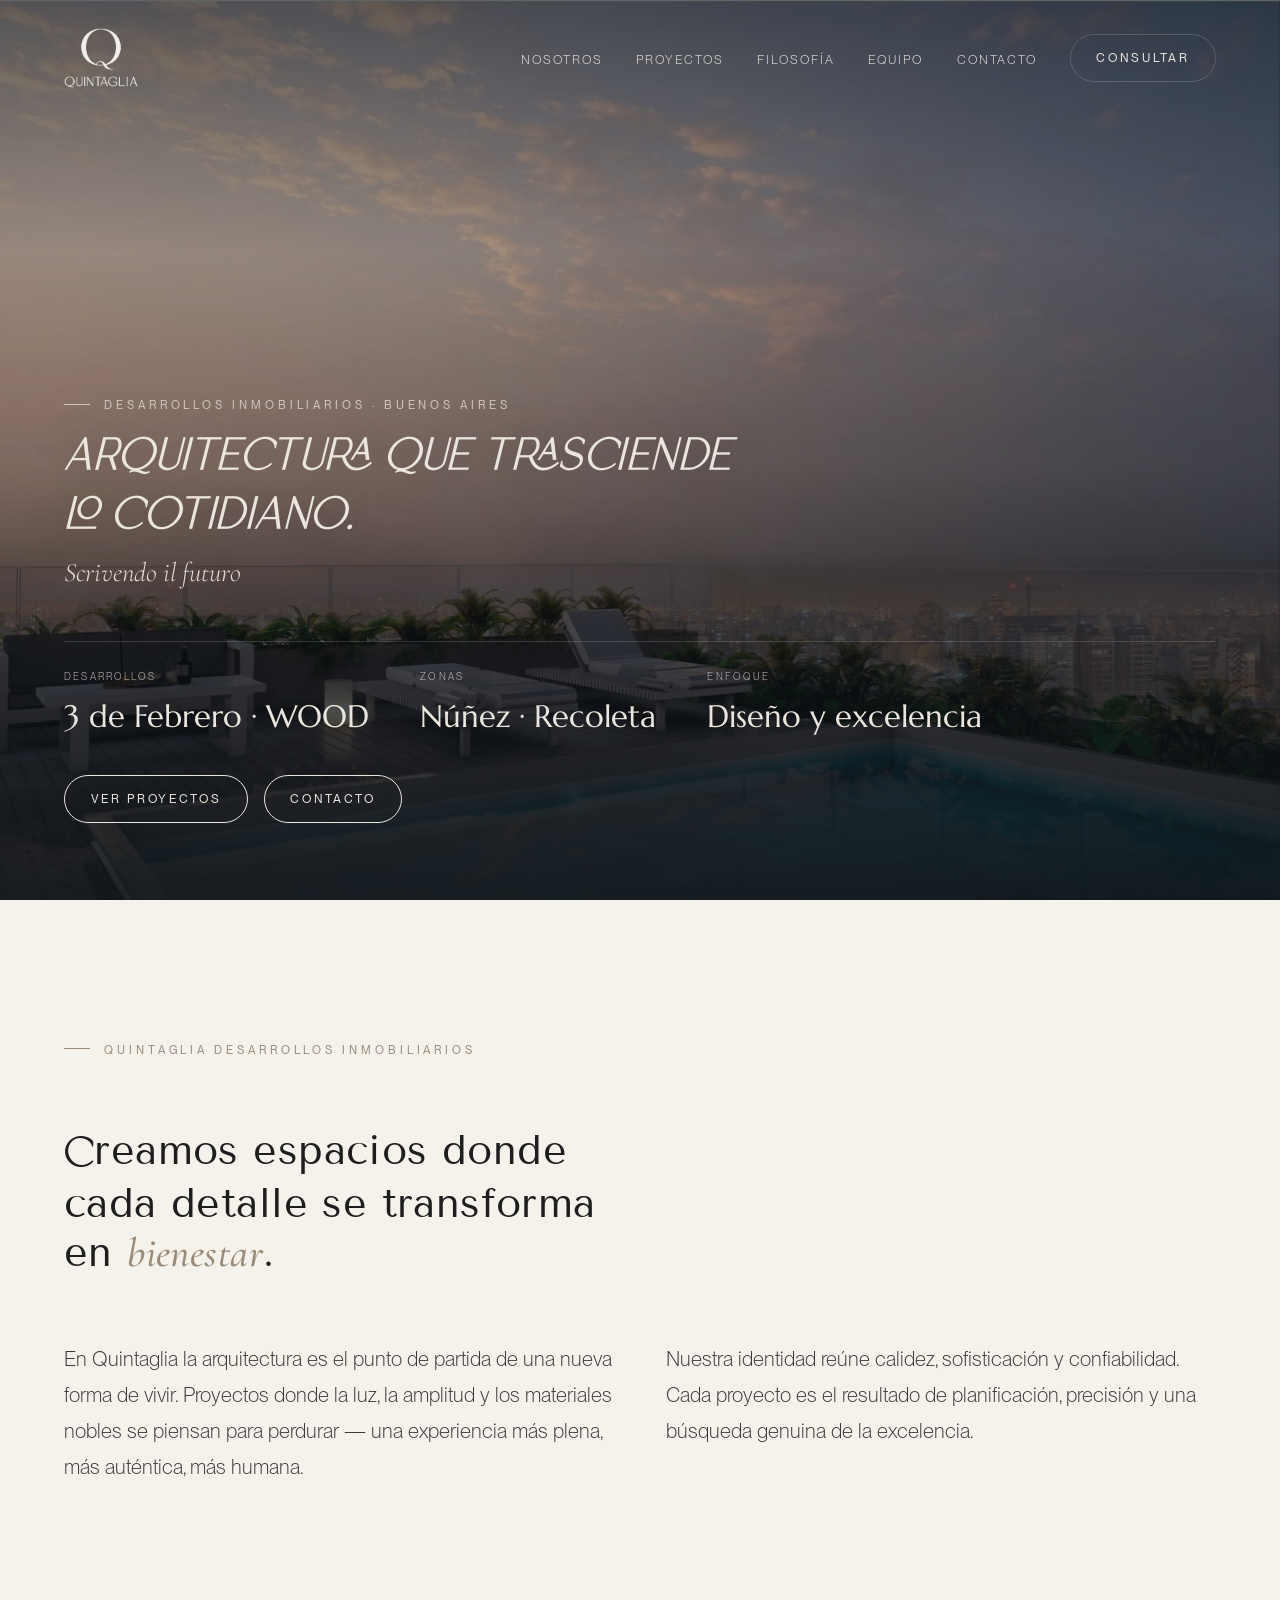
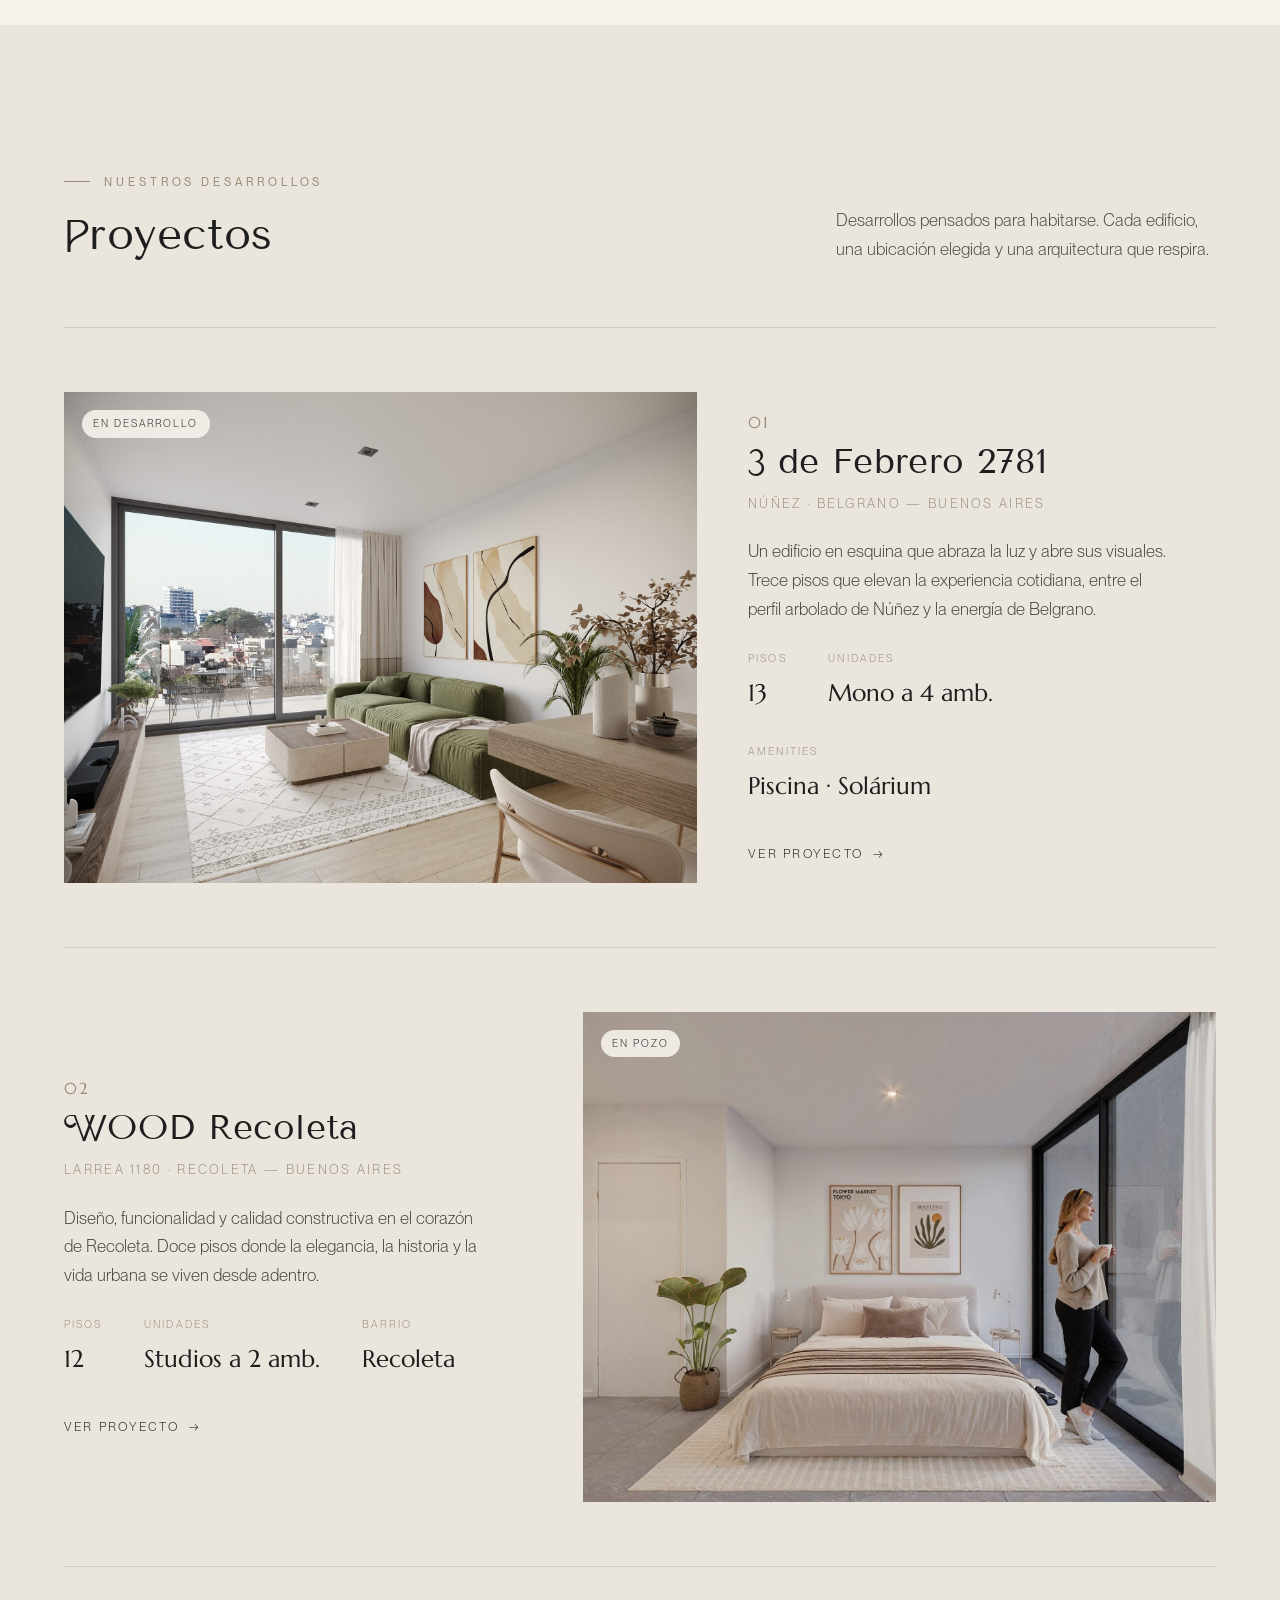
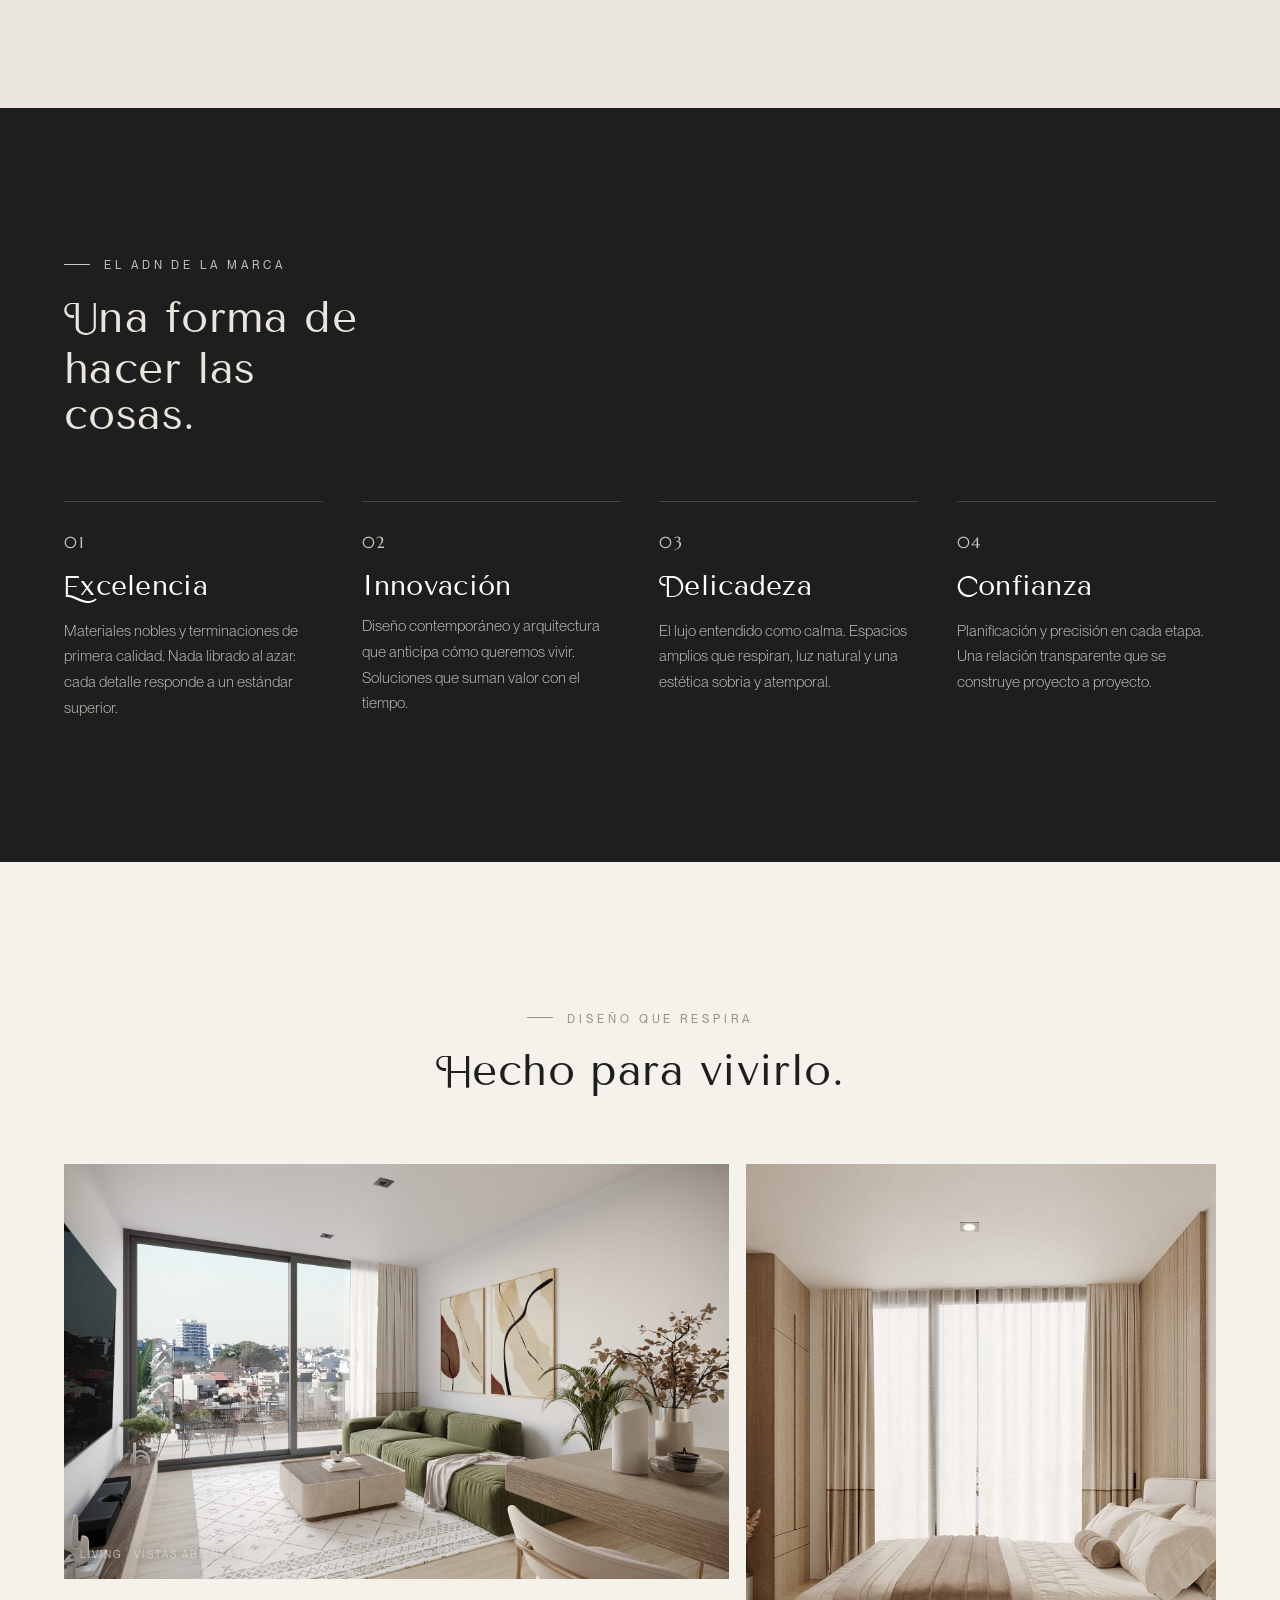
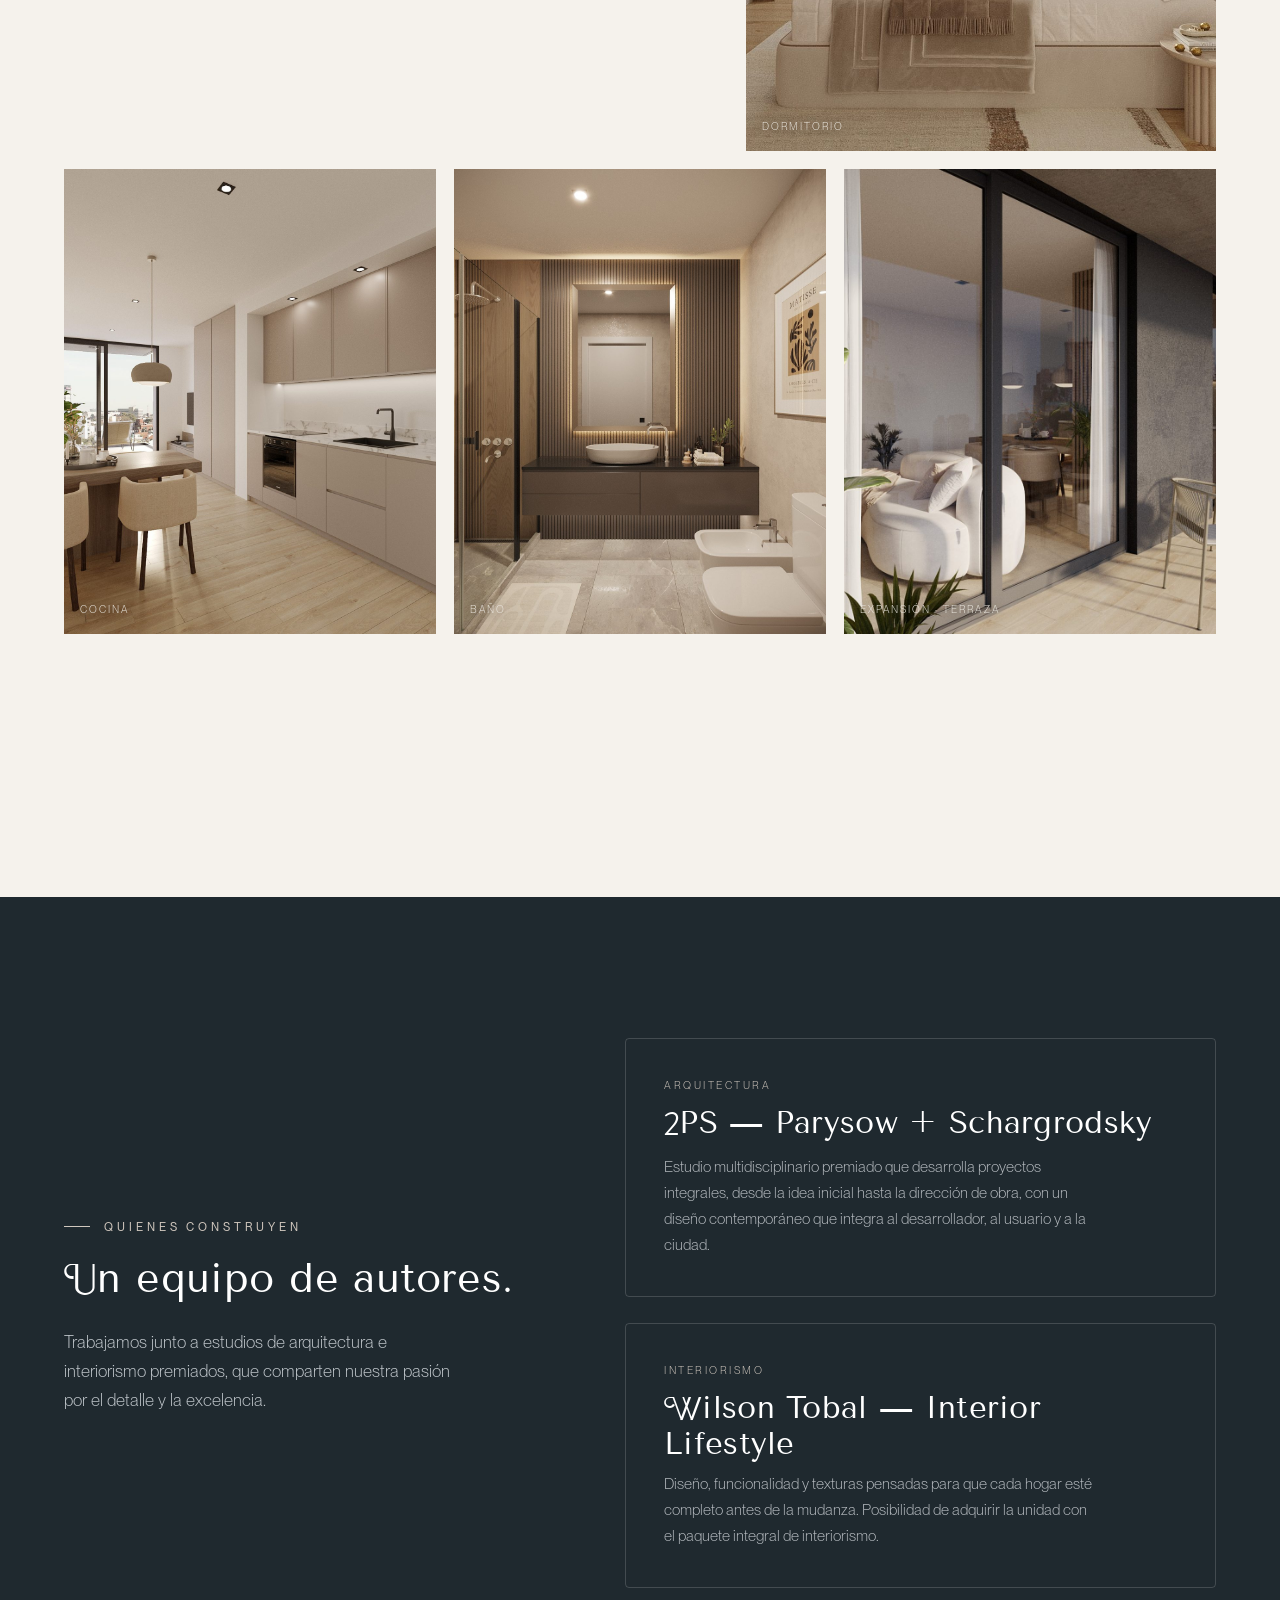
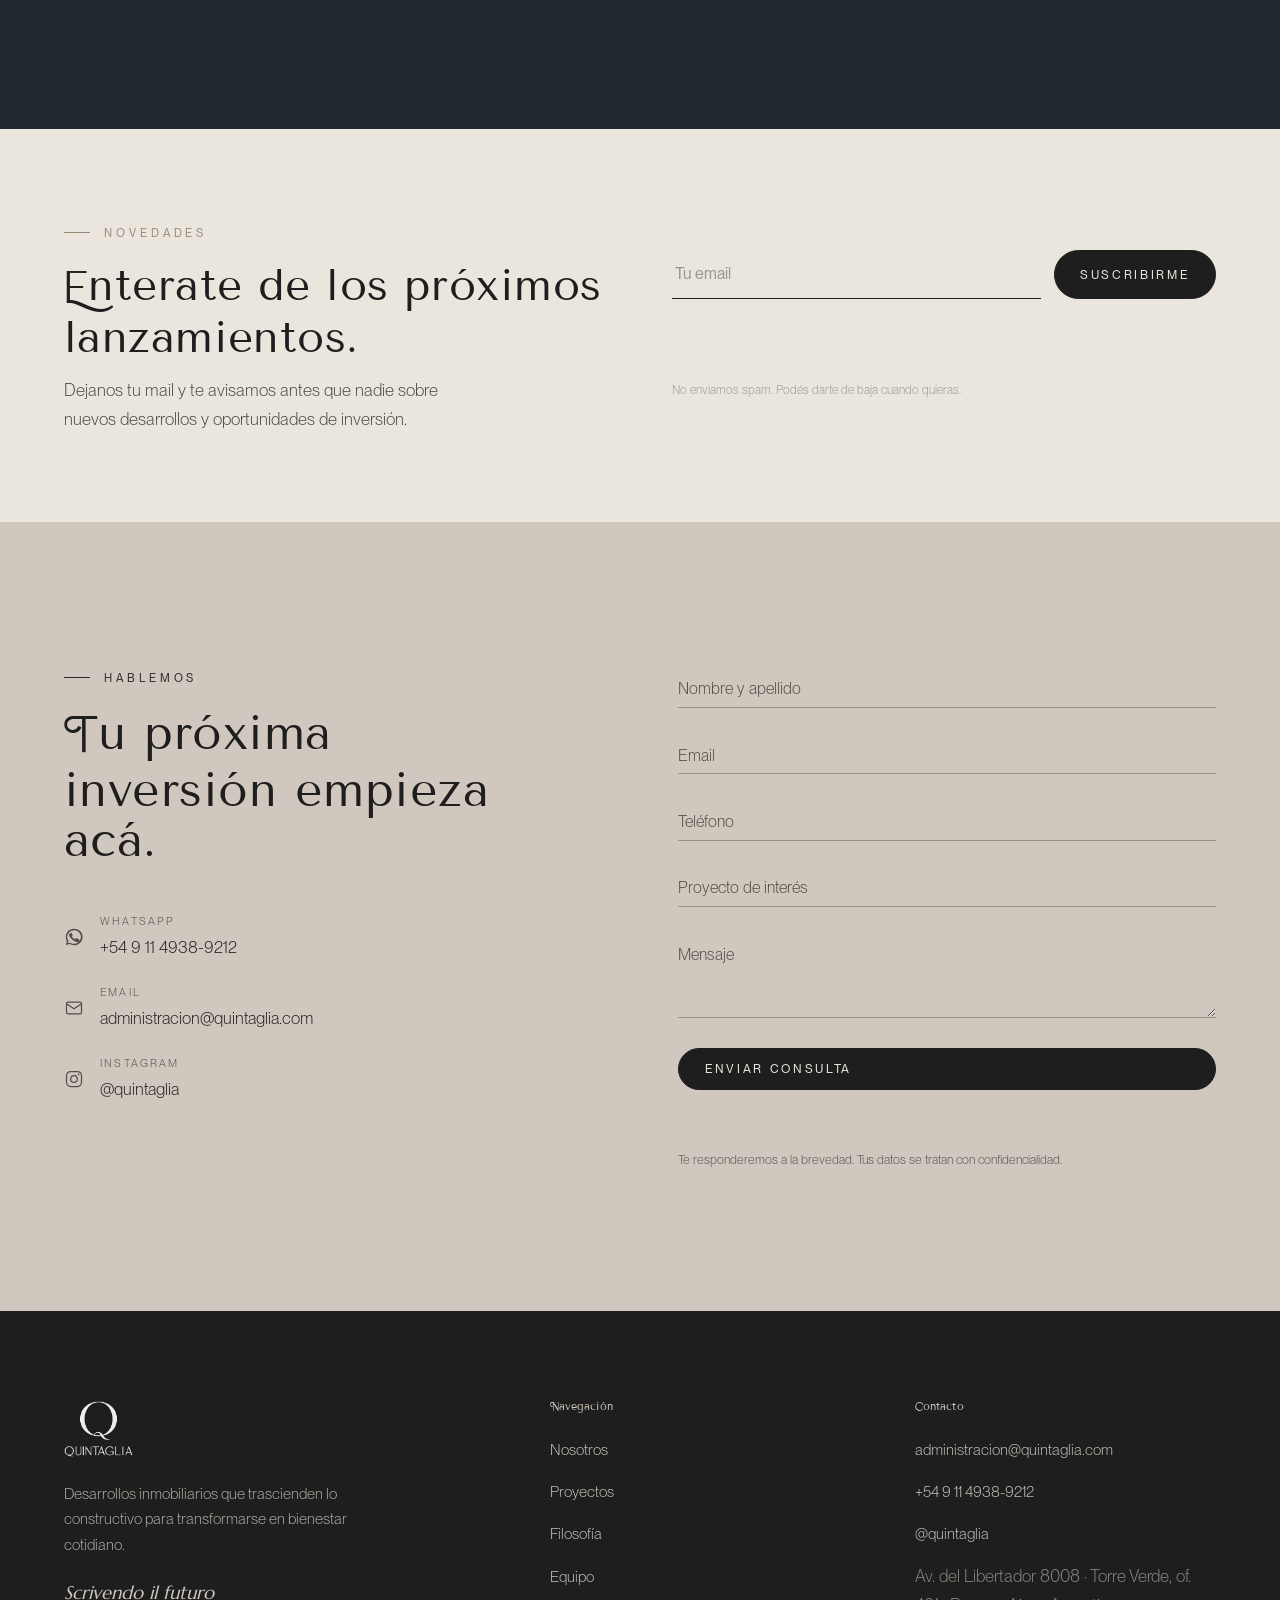
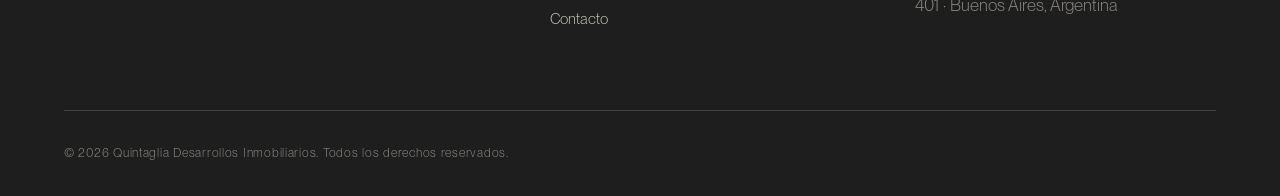
<file: index.html>
<!DOCTYPE html>
<html lang="es">
<head>
  <meta charset="UTF-8" />
  <meta name="viewport" content="width=device-width, initial-scale=1.0" />
  <title>Quintaglia — Desarrollos Inmobiliarios</title>
  <meta name="description" content="Quintaglia Desarrollos Inmobiliarios. Arquitectura que trasciende lo constructivo para transformarse en bienestar cotidiano. Diseño, excelencia y materiales nobles en Buenos Aires." />
  <link rel="preconnect" href="https://fonts.googleapis.com">
  <link rel="preconnect" href="https://fonts.gstatic.com" crossorigin>
  <link href="https://fonts.googleapis.com/css2?family=Cormorant+Garamond:ital,wght@0,300;0,400;0,500;1,300;1,400&family=Hanken+Grotesk:wght@300;400;500;600&family=Inter:wght@300;400;500&family=Italiana&family=Marcellus&family=Tenor+Sans&display=swap" rel="stylesheet">
  <link rel="icon" type="image/png" href="assets/logo/mono-dark.png">
  <link rel="apple-touch-icon" href="assets/logo/mono-dark.png">
  <link rel="stylesheet" href="styles.css?v=129">
</head>
<body class="theme-brand">

  <!-- ===================== NAV ===================== -->
  <nav class="nav" id="nav">
    <a href="#top" class="nav__logo" aria-label="Quintaglia inicio">
      <img class="logo-light" src="assets/logo/logo-light.png" alt="Quintaglia">
      <img class="logo-dark"  src="assets/logo/logo-dark.png"  alt="Quintaglia">
    </a>
    <div class="nav__menu" id="navMenu">
      <ul class="nav__links">
        <li><a href="#nosotros">Nosotros</a></li>
        <li><a href="#proyectos">Proyectos</a></li>
        <li><a href="#filosofia">Filosofía</a></li>
        <li><a href="#equipo">Equipo</a></li>
        <li><a href="#contacto">Contacto</a></li>
      </ul>
      <a href="#contacto" class="btn">Consultar</a>
    </div>
    <button class="nav__toggle" id="navToggle" aria-label="Menú"><span></span><span></span><span></span></button>
  </nav>

  <!-- ===================== HERO ===================== -->
  <header class="pp-hero hero--home" id="top">
    <div class="pp-hero__bg"><img src="assets/img/3df-pileta.jpg?2" alt="Quintaglia Desarrollos Inmobiliarios" id="heroImg"></div>
    <div class="pp-hero__inner">
      <span class="eyebrow pp-hero__eyebrow reveal">Desarrollos Inmobiliarios · Buenos Aires</span>
      <h1 class="reveal d1">arquitectura que trasciende lo cotidiano.</h1>
      <p class="pp-hero__loc reveal d1">Scrivendo il futuro</p>
      <div class="pp-hero__stats reveal d2">
        <div><span class="k">Desarrollos</span><span class="v">3 de Febrero · WOOD</span></div>
        <div><span class="k">Zonas</span><span class="v">Núñez · Recoleta</span></div>
        <div><span class="k">Enfoque</span><span class="v">Diseño y excelencia</span></div>
      </div>
      <div class="pp-hero__ctas reveal d3">
        <a href="#proyectos" class="btn btn--light">Ver proyectos</a>
        <a href="#contacto" class="btn btn--light">Contacto</a>
      </div>
    </div>
  </header>

  <!-- ===================== MANIFIESTO ===================== -->
  <section class="manifesto" id="nosotros">
    <div class="wrap manifesto__grid">
      <span class="eyebrow reveal">Quintaglia Desarrollos Inmobiliarios</span>
      <h2 class="manifesto__statement reveal d1">
        Creamos espacios donde cada detalle se transforma en <em>bienestar</em>.
      </h2>
      <div class="manifesto__cols">
        <p class="lead reveal d1">
          En Quintaglia la arquitectura es el punto de partida de una nueva forma de vivir.
          Proyectos donde la luz, la amplitud y los materiales nobles se piensan para perdurar
          — una experiencia más plena, más auténtica, más humana.
        </p>
        <div class="reveal d2">
          <p class="lead">
            Nuestra identidad reúne calidez, sofisticación y confiabilidad. Cada proyecto es el
            resultado de planificación, precisión y una búsqueda genuina de la excelencia.
          </p>
        </div>
      </div>
    </div>
  </section>

  <!-- ===================== PROYECTOS ===================== -->
  <section class="projects" id="proyectos">
    <div class="wrap">
      <div class="section-head">
        <div>
          <span class="eyebrow reveal">Nuestros desarrollos</span>
          <h2 class="reveal d1" style="margin-top:1rem">Proyectos</h2>
        </div>
        <p class="reveal d2">Desarrollos pensados para habitarse. Cada edificio, una ubicación elegida y una arquitectura que respira.</p>
      </div>

      <!-- Proyecto 1 -->
      <a href="proyectos/3-de-febrero-2781.html" class="project reveal">
        <div class="project__media">
          <img src="assets/img/interior-living-02.jpg" alt="3 de Febrero 2781">
          <span class="project__tag">En desarrollo</span>
        </div>
        <div class="project__body">
          <span class="project__num">01</span>
          <h3>3 de Febrero 2781</h3>
          <span class="project__loc">Núñez · Belgrano — Buenos Aires</span>
          <p class="project__desc">
            Un edificio en esquina que abraza la luz y abre sus visuales. Trece pisos que elevan
            la experiencia cotidiana, entre el perfil arbolado de Núñez y la energía de Belgrano.
          </p>
          <div class="project__specs">
            <div><span class="k">Pisos</span><span class="v">13</span></div>
            <div><span class="k">Unidades</span><span class="v">Mono a 4 amb.</span></div>
            <div><span class="k">Amenities</span><span class="v">Piscina · Solárium</span></div>
          </div>
          <span class="link-arrow">Ver proyecto <span class="ar">→</span></span>
        </div>
      </a>

      <!-- Proyecto 2 -->
      <a href="proyectos/wood-recoleta.html" class="project project--reverse reveal">
        <div class="project__media">
          <img src="assets/img/wood-bedroom.jpg" alt="WOOD Recoleta">
          <span class="project__tag">En pozo</span>
        </div>
        <div class="project__body">
          <span class="project__num">02</span>
          <h3>WOOD Recoleta</h3>
          <span class="project__loc">Larrea 1180 · Recoleta — Buenos Aires</span>
          <p class="project__desc">
            Diseño, funcionalidad y calidad constructiva en el corazón de Recoleta. Doce pisos
            donde la elegancia, la historia y la vida urbana se viven desde adentro.
          </p>
          <div class="project__specs">
            <div><span class="k">Pisos</span><span class="v">12</span></div>
            <div><span class="k">Unidades</span><span class="v">Studios a 2 amb.</span></div>
            <div><span class="k">Barrio</span><span class="v">Recoleta</span></div>
          </div>
          <span class="link-arrow">Ver proyecto <span class="ar">→</span></span>
        </div>
      </a>
    </div>
  </section>

  <!-- ===================== FILOSOFÍA ===================== -->
  <section class="philo" id="filosofia">
    <div class="wrap">
      <div class="philo__head">
        <span class="eyebrow reveal">El ADN de la marca</span>
        <h2 class="reveal d1" style="margin-top:1rem">Una forma de hacer las cosas.</h2>
      </div>
      <div class="philo__grid">
        <div class="pcard reveal">
          <span class="pcard__num">01</span>
          <h3>Excelencia</h3>
          <p>Materiales nobles y terminaciones de primera calidad. Nada librado al azar: cada detalle responde a un estándar superior.</p>
        </div>
        <div class="pcard reveal d1">
          <span class="pcard__num">02</span>
          <h3 class="no-cap">Innovación</h3>
          <p>Diseño contemporáneo y arquitectura que anticipa cómo queremos vivir. Soluciones que suman valor con el tiempo.</p>
        </div>
        <div class="pcard reveal d2">
          <span class="pcard__num">03</span>
          <h3>Delicadeza</h3>
          <p>El lujo entendido como calma. Espacios amplios que respiran, luz natural y una estética sobria y atemporal.</p>
        </div>
        <div class="pcard reveal d3">
          <span class="pcard__num">04</span>
          <h3>Confianza</h3>
          <p>Planificación y precisión en cada etapa. Una relación transparente que se construye proyecto a proyecto.</p>
        </div>
      </div>
    </div>
  </section>

  <!-- ===================== INTERIORES ===================== -->
  <section class="interiors" id="interiores">
    <div class="wrap">
      <div class="interiors__head">
        <span class="eyebrow reveal">Diseño que respira</span>
        <h2 class="reveal d1" style="margin-top:1rem">Hecho para vivirlo.</h2>
      </div>
      <div class="gallery">
        <figure class="g1 reveal"><img src="assets/img/interior-living-02.jpg" alt="Living con vista a la ciudad"><figcaption>Living · Vistas abiertas</figcaption></figure>
        <figure class="g2 reveal d1"><img src="assets/img/interior-02.jpg" alt="Dormitorio"><figcaption>Dormitorio</figcaption></figure>
        <figure class="g3 reveal"><img src="assets/img/exterior-02.jpg" alt="Cocina"><figcaption>Cocina</figcaption></figure>
        <figure class="g3 reveal d1"><img src="assets/img/bano.jpg" alt="Baño"><figcaption>Baño</figcaption></figure>
        <figure class="g3 reveal d2"><img src="assets/img/interior-03.jpg" alt="Terraza"><figcaption>Expansión · Terraza</figcaption></figure>
      </div>
    </div>
  </section>

  <!-- ===================== EQUIPO ===================== -->
  <section class="team" id="equipo">
    <div class="wrap team__grid">
      <div class="team__head">
        <span class="eyebrow reveal">Quienes construyen</span>
        <h2 class="reveal d1" style="margin-top:1rem">Un equipo de autores.</h2>
        <p class="reveal d2">Trabajamos junto a estudios de arquitectura e interiorismo premiados, que comparten nuestra pasión por el detalle y la excelencia.</p>
      </div>
      <div class="partners">
        <div class="partner reveal d1">
          <span class="partner__role">Arquitectura</span>
          <h3>2PS — Parysow + Schargrodsky</h3>
          <p>Estudio multidisciplinario premiado que desarrolla proyectos integrales, desde la idea inicial hasta la dirección de obra, con un diseño contemporáneo que integra al desarrollador, al usuario y a la ciudad.</p>
        </div>
        <div class="partner reveal d2">
          <span class="partner__role">Interiorismo</span>
          <h3>Wilson Tobal — Interior Lifestyle</h3>
          <p>Diseño, funcionalidad y texturas pensadas para que cada hogar esté completo antes de la mudanza. Posibilidad de adquirir la unidad con el paquete integral de interiorismo.</p>
        </div>
      </div>
    </div>
  </section>

  <!-- ===================== NEWSLETTER ===================== -->
  <section class="newsletter">
    <div class="wrap nl-grid">
      <div class="nl-copy reveal">
        <span class="eyebrow">Novedades</span>
        <h2 style="margin-top:1rem">Enterate de los próximos lanzamientos.</h2>
        <p>Dejanos tu mail y te avisamos antes que nadie sobre nuevos desarrollos y oportunidades de inversión.</p>
      </div>
      <form class="nl-form reveal d1" id="nlForm" novalidate>
        <div class="nl-field">
          <input type="email" id="nlEmail" name="email" placeholder="Tu email" required>
          <button type="submit" class="btn btn--solid">Suscribirme</button>
        </div>
        <p class="nl-msg" id="nlMsg" role="status"></p>
        <p class="nl-note">No enviamos spam. Podés darte de baja cuando quieras.</p>
      </form>
    </div>
  </section>

  <!-- ===================== CONTACTO ===================== -->
  <section class="contact" id="contacto">
    <div class="wrap contact__grid">
      <div class="contact__head reveal">
        <span class="eyebrow">Hablemos</span>
        <h2 style="margin-top:1rem">Tu próxima inversión empieza acá.</h2>
        <div class="contact__details">
          <a href="https://wa.me/5491149389212" target="_blank" rel="noopener">
            <svg class="ic" viewBox="0 0 24 24" fill="currentColor"><path d="M12 2a10 10 0 00-8.6 15l-1.3 4.7 4.8-1.3A10 10 0 1012 2zm0 18.2a8.2 8.2 0 01-4.2-1.1l-.3-.2-2.8.7.8-2.7-.2-.3A8.2 8.2 0 1112 20.2zm4.6-6.1c-.3-.1-1.5-.7-1.7-.8s-.4-.1-.6.1-.6.8-.8 1-.3.2-.6 0a6.7 6.7 0 01-2-1.2 7.4 7.4 0 01-1.4-1.7c-.1-.3 0-.4.1-.6l.4-.5.3-.5c0-.2 0-.3 0-.5l-.8-1.9c-.2-.5-.4-.4-.6-.4h-.5a1 1 0 00-.7.3A2.9 2.9 0 006 8.9c0 1.7 1.2 3.3 1.4 3.5s2.4 3.7 5.9 5.1c2.9 1.1 3 .8 3.5.7a2.6 2.6 0 001.7-1.2 2.1 2.1 0 00.2-1.2c-.1-.2-.3-.2-.6-.4z"/></svg>
            <span class="line"><small>WhatsApp</small>+54 9 11 4938-9212</span>
          </a>
          <a href="mailto:administracion@quintaglia.com">
            <svg class="ic" viewBox="0 0 24 24" fill="none" stroke="currentColor" stroke-width="1.5"><rect x="3" y="5" width="18" height="14" rx="2"/><path d="M3 7l9 6 9-6"/></svg>
            <span class="line"><small>Email</small>administracion@quintaglia.com</span>
          </a>
          <a href="https://instagram.com/quintaglia" target="_blank" rel="noopener">
            <svg class="ic" viewBox="0 0 24 24" fill="none" stroke="currentColor" stroke-width="1.5"><rect x="3" y="3" width="18" height="18" rx="5"/><circle cx="12" cy="12" r="4"/><circle cx="17.5" cy="6.5" r="1" fill="currentColor" stroke="none"/></svg>
            <span class="line"><small>Instagram</small>@quintaglia</span>
          </a>
        </div>
      </div>
      <div class="reveal d1">
        <form id="contactForm" novalidate>
          <div class="field"><input type="text" id="nombre" name="nombre" placeholder=" " required><label for="nombre">Nombre y apellido</label></div>
          <div class="field"><input type="email" id="email" name="email" placeholder=" " required><label for="email">Email</label></div>
          <div class="field"><input type="tel" id="tel" name="tel" placeholder=" "><label for="tel">Teléfono</label></div>
          <div class="field"><input type="text" id="interes" name="interes" placeholder=" "><label for="interes">Proyecto de interés</label></div>
          <div class="field"><textarea id="mensaje" name="mensaje" placeholder=" "></textarea><label for="mensaje">Mensaje</label></div>
          <button type="submit" class="btn btn--solid">Enviar consulta</button>
          <p class="form-msg" id="formMsg" role="status"></p>
          <p class="form-note">Te responderemos a la brevedad. Tus datos se tratan con confidencialidad.</p>
        </form>
      </div>
    </div>
  </section>

  <!-- ===================== FOOTER ===================== -->
  <footer class="footer">
    <div class="wrap">
      <div class="footer__top">
        <div class="footer__brand">
          <img src="assets/logo/logo-light.png" alt="Quintaglia">
          <p>Desarrollos inmobiliarios que trascienden lo constructivo para transformarse en bienestar cotidiano.</p>
          <p class="tag">Scrivendo il futuro</p>
        </div>
        <div class="footer__col">
          <h4>Navegación</h4>
          <ul>
            <li><a href="#nosotros">Nosotros</a></li>
            <li><a href="#proyectos">Proyectos</a></li>
            <li><a href="#filosofia">Filosofía</a></li>
            <li><a href="#equipo">Equipo</a></li>
            <li><a href="#contacto">Contacto</a></li>
          </ul>
        </div>
        <div class="footer__col">
          <h4>Contacto</h4>
          <ul>
            <li><a href="mailto:administracion@quintaglia.com">administracion@quintaglia.com</a></li>
            <li><a href="https://wa.me/5491149389212" target="_blank" rel="noopener">+54 9 11 4938-9212</a></li>
            <li><a href="https://instagram.com/quintaglia" target="_blank" rel="noopener">@quintaglia</a></li>
            <li><span style="color:#8f8b83">Av. del Libertador 8008 · Torre Verde, of. 401 · Buenos Aires, Argentina</span></li>
          </ul>
        </div>
      </div>
      <div class="footer__bottom">
        <p>© <span id="year"></span> Quintaglia Desarrollos Inmobiliarios. Todos los derechos reservados.</p>
      </div>
    </div>
  </footer>

  <script src="script.js?v=129"></script>
</body>
</html>
</file>
<file: styles.css>
/* ===========================================================
   QUINTAGLIA — Desarrollos Inmobiliarios
   Estilos principales
   Paleta de marca: Mink #D0C7BE · Nude #EAE6DE · Dark Grey #1E1E1E
=========================================================== */

:root {
  /* Color */
  --ink:        #1E1E1E;
  --ink-soft:   #2B2B2B;
  --navy:       #1F292F;
  --mink:       #D0C7BE;
  --mink-deep:  #B6A99C;
  --nude:       #EAE6DE;
  --paper:      #F5F2EC;
  --white:      #FFFFFF;
  --accent:     #9A8B78;
  --line:       rgba(30, 30, 30, .13);
  --line-light: rgba(255, 255, 255, .16);

  /* Type */
  --serif: "Cormorant Garamond", "Times New Roman", serif;
  --sans:  "Inter", -apple-system, BlinkMacSystemFont, "Segoe UI", sans-serif;

  /* Rhythm */
  --section-y: clamp(5rem, 11vw, 11rem);
  --gutter:    clamp(1.3rem, 5vw, 6.5rem);
  --maxw:      1360px;

  /* Motion */
  --ease: cubic-bezier(.22, 1, .36, 1);
}

* { margin: 0; padding: 0; box-sizing: border-box; }

html {
  scroll-behavior: smooth;
  -webkit-font-smoothing: antialiased;
  text-rendering: optimizeLegibility;
}

body {
  font-family: var(--sans);
  background: var(--paper);
  color: var(--ink);
  font-size: 17px;
  line-height: 1.7;
  font-weight: 300;
  overflow-x: hidden;
}

img { max-width: 100%; display: block; }
a { color: inherit; text-decoration: none; }

::selection { background: var(--ink); color: var(--nude); }

/* ---------- Tipografía base ---------- */
h1, h2, h3, h4 { font-family: var(--serif); font-weight: 300; line-height: 1.04; letter-spacing: -.01em; }

.eyebrow {
  font-family: var(--sans);
  font-size: .72rem;
  font-weight: 400;
  letter-spacing: .34em;
  text-transform: uppercase;
  color: var(--accent);
  display: inline-block;
}
.eyebrow::before {
  content: "";
  display: inline-block;
  width: 26px; height: 1px;
  background: var(--accent);
  vertical-align: middle;
  margin-right: 14px;
  transform: translateY(-2px);
}

.lead { font-size: clamp(1.05rem, 1.6vw, 1.3rem); line-height: 1.75; font-weight: 300; }

/* ---------- Layout ---------- */
.wrap { width: 100%; max-width: var(--maxw); margin-inline: auto; padding-inline: var(--gutter); }

section { position: relative; }

/* ---------- Botones ---------- */
.btn {
  --c: var(--ink);
  display: inline-flex; align-items: center; gap: .7em;
  font-family: var(--sans);
  font-size: .76rem; font-weight: 400;
  letter-spacing: .22em; text-transform: uppercase;
  color: var(--c);
  padding: 1.05em 2.1em;
  border: 1px solid var(--c);
  border-radius: 100px;
  position: relative; overflow: hidden;
  transition: color .5s var(--ease);
  z-index: 0;
}
.btn::after {
  content: ""; position: absolute; inset: 0; z-index: -1;
  background: var(--c);
  transform: translateY(101%);
  transition: transform .5s var(--ease);
}
.btn:hover { color: var(--paper); }
.btn:hover::after { transform: translateY(0); }
.btn--light { --c: var(--nude); }
.btn--light:hover { color: var(--ink); }
.btn--solid { background: var(--ink); color: var(--nude); }
.btn--solid::after { background: var(--mink); }
.btn--solid:hover { color: var(--ink); }

.link-arrow {
  font-family: var(--sans);
  font-size: .78rem; letter-spacing: .18em; text-transform: uppercase;
  display: inline-flex; align-items: center; gap: .8em;
  padding-bottom: 4px; position: relative;
}
.link-arrow::after {
  content: ""; position: absolute; left: 0; bottom: 0; height: 1px; width: 100%;
  background: currentColor; transform: scaleX(0); transform-origin: left;
  transition: transform .5s var(--ease);
}
.link-arrow:hover::after { transform: scaleX(1); }
.link-arrow .ar { transition: transform .4s var(--ease); }
.link-arrow:hover .ar { transform: translateX(6px); }

/* ===========================================================
   NAV
=========================================================== */
.nav {
  position: fixed; top: 0; left: 0; width: 100%; z-index: 100;
  display: flex; align-items: center; justify-content: space-between;
  padding: clamp(1.1rem, 2.2vw, 1.9rem) var(--gutter);
  transition: background .55s var(--ease), padding .55s var(--ease), box-shadow .55s var(--ease);
}
.nav::before {
  content: ""; position: absolute; inset: 0; z-index: -1;
  background: var(--paper);
  opacity: 0; transition: opacity .55s var(--ease);
  box-shadow: 0 1px 0 var(--line);
}
.nav.scrolled { padding-top: clamp(.8rem, 1.4vw, 1.15rem); padding-bottom: clamp(.8rem, 1.4vw, 1.15rem); }
.nav.scrolled::before { opacity: 1; }

.nav__logo img { height: 60px; width: auto; transition: height .55s var(--ease); }
.nav.scrolled .nav__logo img { height: 46px; }
.nav__logo .logo-light { display: block; }
.nav__logo .logo-dark  { display: none; }
.nav.scrolled .nav__logo .logo-light,
.nav.menu-open .nav__logo .logo-light { display: none; }
.nav.scrolled .nav__logo .logo-dark { display: block; }

.nav__menu { display: flex; align-items: center; gap: clamp(1.4rem, 2.6vw, 2.8rem); }
.nav__links { display: flex; gap: clamp(1.4rem, 2.6vw, 2.6rem); list-style: none; }
.nav__links a {
  font-size: .78rem; letter-spacing: .16em; text-transform: uppercase;
  color: var(--nude); position: relative; padding: 4px 0;
  transition: color .4s var(--ease);
}
.nav__links a::after {
  content: ""; position: absolute; left: 0; bottom: 0; width: 100%; height: 1px;
  background: currentColor; transform: scaleX(0); transform-origin: left;
  transition: transform .45s var(--ease);
}
.nav__links a:hover::after { transform: scaleX(1); }
.nav.scrolled .nav__links a { color: var(--ink); }

.nav .btn { color: var(--nude); border-color: var(--line-light); }
.nav .btn::after { background: var(--nude); }
.nav .btn:hover { color: var(--ink); }
.nav.scrolled .btn { color: var(--ink); border-color: var(--ink); }
.nav.scrolled .btn::after { background: var(--ink); }
.nav.scrolled .btn:hover { color: var(--paper); }

/* Hamburger */
.nav__toggle {
  display: none; flex-direction: column; gap: 6px; background: none; border: 0;
  cursor: pointer; padding: 6px; z-index: 110;
}
.nav__toggle span { width: 26px; height: 1.5px; background: var(--nude); transition: all .4s var(--ease); }
.nav.scrolled .nav__toggle span, .nav.menu-open .nav__toggle span { background: var(--ink); }
.nav.menu-open .nav__toggle span:nth-child(1) { transform: translateY(7.5px) rotate(45deg); }
.nav.menu-open .nav__toggle span:nth-child(2) { opacity: 0; }
.nav.menu-open .nav__toggle span:nth-child(3) { transform: translateY(-7.5px) rotate(-45deg); }

/* ===========================================================
   HERO
=========================================================== */
.hero {
  position: relative; min-height: 100svh;
  display: flex; align-items: flex-end;
  color: var(--nude); overflow: hidden;
}
.hero__bg { position: absolute; inset: 0; z-index: -2; background: var(--navy); }
.hero__bg img { width: 100%; height: 120%; object-fit: cover; will-change: transform; filter: brightness(.80) saturate(.95) contrast(1.03); }
.hero__bg::after {
  content: ""; position: absolute; inset: 0;
  background:
    linear-gradient(180deg, rgba(16,21,25,.70) 0%, rgba(16,21,25,.34) 26%, rgba(16,21,25,.30) 48%, rgba(16,21,25,.72) 78%, rgba(16,21,25,.92) 100%);
}
.hero__inner {
  width: 100%; max-width: var(--maxw); margin-inline: auto;
  padding: 0 var(--gutter) clamp(3.2rem, 7vw, 6rem);
  display: grid; gap: clamp(1.6rem, 3vw, 2.6rem);
}
.hero__mono { height: clamp(58px, 8vw, 104px); width: auto; opacity: .96; }
.hero h1 {
  font-size: clamp(2.7rem, 7.5vw, 6.6rem);
  line-height: .98; max-width: 16ch; font-weight: 300;
  text-shadow: 0 2px 40px rgba(10,14,17,.35);
}
.hero h1 em { font-style: italic; color: var(--mink); }
.hero__meta {
  display: flex; flex-wrap: wrap; align-items: center; gap: clamp(1.2rem, 3vw, 2.4rem);
  padding-top: .6rem;
}
.hero__tag { font-family: var(--serif); font-style: italic; font-size: clamp(1.15rem, 2vw, 1.6rem); color: var(--mink); }
.hero__ctas { display: flex; flex-wrap: wrap; gap: 1rem; }

.hero__scroll {
  position: absolute; right: var(--gutter); bottom: clamp(3.2rem, 7vw, 6rem);
  writing-mode: vertical-rl; font-size: .68rem; letter-spacing: .3em; text-transform: uppercase;
  color: var(--nude); opacity: .8; display: flex; align-items: center; gap: 14px;
}
.hero__scroll::after { content: ""; width: 1px; height: 54px; background: var(--nude); animation: scrollpulse 2.4s var(--ease) infinite; transform-origin: top; }
@keyframes scrollpulse { 0%,100%{ transform: scaleY(.4); opacity:.4 } 50%{ transform: scaleY(1); opacity:1 } }

/* ===========================================================
   MANIFIESTO
=========================================================== */
.manifesto { padding-block: var(--section-y); background: var(--paper); }
.manifesto__grid { display: grid; grid-template-columns: 1fr; gap: clamp(2.4rem, 5vw, 4rem); }
.manifesto__statement {
  font-family: var(--serif); font-weight: 300;
  font-size: clamp(1.6rem, 3.2vw, 2.7rem); line-height: 1.18; letter-spacing: -.01em;
  max-width: 24ch;
}
.manifesto__statement em { font-style: italic; color: var(--accent); }
.manifesto__cols { display: grid; grid-template-columns: repeat(2, 1fr); gap: clamp(1.6rem, 4vw, 3.5rem); align-items: start; }
.manifesto__cols .lead { max-width: 46ch; color: #3a3a3a; }

.adn { display: flex; flex-wrap: wrap; gap: .55rem 0; margin-top: 1.2rem; }
.adn span {
  font-family: var(--sans); font-size: clamp(.9rem, 1.3vw, 1.05rem); font-style: normal;
  letter-spacing: .02em; color: var(--ink); white-space: nowrap;
}
.adn span::after { content: "·"; color: var(--mink-deep); margin: 0 .55em; }
.adn span:last-child::after { content: ""; }

/* ===========================================================
   PROYECTOS
=========================================================== */
.projects { padding-block: var(--section-y); background: var(--nude); }
.section-head { display: flex; justify-content: space-between; align-items: flex-end; gap: 2rem; flex-wrap: wrap; margin-bottom: clamp(2.6rem, 5vw, 4.5rem); }
.section-head h2 { font-size: clamp(1.8rem, 3.4vw, 2.8rem); }
.section-head p { max-width: 38ch; color: #42403c; }

.project {
  display: grid; grid-template-columns: 1.15fr .85fr; gap: clamp(1.5rem, 4vw, 4rem);
  align-items: center; padding-block: clamp(2.2rem, 5vw, 4rem);
  border-top: 1px solid var(--line);
}
.project:last-child { border-bottom: 1px solid var(--line); }
.project__media { position: relative; overflow: hidden; aspect-ratio: 4 / 3.1; }
.project__media img { width: 100%; height: 100%; object-fit: cover; transition: transform 1.3s var(--ease); }
.project:hover .project__media img { transform: scale(1.055); }
.project__tag {
  position: absolute; top: 1.1rem; left: 1.1rem;
  background: rgba(245,242,236,.9); backdrop-filter: blur(6px);
  font-size: .64rem; letter-spacing: .2em; text-transform: uppercase; color: var(--ink);
  padding: .5em 1.1em; border-radius: 100px;
}
.project--reverse { grid-template-columns: .85fr 1.15fr; }
.project--reverse .project__media { order: 2; }
.project__num { font-family: var(--serif); font-size: 1rem; color: var(--accent); letter-spacing: .1em; }
.project h3 { font-size: clamp(1.5rem, 2.8vw, 2.2rem); margin: .35rem 0 .2rem; }
.project__loc { font-size: .8rem; letter-spacing: .18em; text-transform: uppercase; color: var(--accent); }
.project__desc { margin: 1.3rem 0 1.6rem; max-width: 42ch; color: #3c3a36; }
.project__specs { display: flex; flex-wrap: wrap; gap: 1.8rem 2.6rem; margin-bottom: 1.9rem; }
.project__specs div span { display: block; }
.project__specs .k { font-size: .66rem; letter-spacing: .2em; text-transform: uppercase; color: var(--accent); margin-bottom: .35rem; }
.project__specs .v { font-family: var(--serif); font-size: 1.5rem; }

/* ===========================================================
   FILOSOFÍA
=========================================================== */
.philo { padding-block: var(--section-y); background: var(--ink); color: var(--nude); }
.philo__head { max-width: 30ch; margin-bottom: clamp(2.6rem, 5vw, 4.5rem); }
.philo__head h2 { font-size: clamp(1.8rem, 3.4vw, 2.8rem); }
.philo__head .eyebrow { color: var(--mink); }
.philo__head .eyebrow::before { background: var(--mink); }
.philo__grid { display: grid; grid-template-columns: repeat(4, 1fr); gap: clamp(1.6rem, 3vw, 3rem); }
.pcard { border-top: 1px solid var(--line-light); padding-top: 1.6rem; }
.pcard__num { font-family: var(--serif); font-size: 1rem; color: var(--mink); letter-spacing: .1em; }
.pcard h3 { font-size: clamp(1.5rem, 2.2vw, 1.95rem); margin: .9rem 0 .8rem; color: var(--white); }
.pcard p { font-size: .95rem; color: #c9c4bc; font-weight: 300; }

/* ===========================================================
   INTERIORES / GALERÍA
=========================================================== */
.interiors { padding-block: var(--section-y); background: var(--paper); }
.interiors__head { text-align: center; max-width: 44ch; margin: 0 auto clamp(2.4rem, 5vw, 4rem); }
.interiors__head h2 { font-size: clamp(1.8rem, 3.4vw, 2.8rem); }
.gallery {
  display: grid; grid-template-columns: repeat(12, 1fr); gap: clamp(.7rem, 1.4vw, 1.1rem);
  grid-auto-rows: 1fr;
}
.gallery figure { position: relative; overflow: hidden; }
.gallery img { width: 100%; height: 100%; object-fit: cover; transition: transform 1.3s var(--ease); }
.gallery figure:hover img { transform: scale(1.06); }
.g1 { grid-column: span 7; aspect-ratio: 16/10; }
.g2 { grid-column: span 5; aspect-ratio: 4/5; }
.g3 { grid-column: span 4; aspect-ratio: 4/5; }
.gallery figure figcaption {
  position: absolute; left: 1rem; bottom: 1rem;
  font-size: .64rem; letter-spacing: .2em; text-transform: uppercase; color: var(--nude);
  text-shadow: 0 1px 10px rgba(0,0,0,.5);
}

/* ===========================================================
   EQUIPO / PARTNERS
=========================================================== */
.team { padding-block: var(--section-y); background: var(--navy); color: var(--nude); }
.team__grid { display: grid; grid-template-columns: .9fr 1.1fr; gap: clamp(2.4rem, 6vw, 6rem); align-items: center; }
.team__head h2 { font-size: clamp(1.8rem, 3.2vw, 2.6rem); color: var(--white); }
.team__head .eyebrow { color: var(--mink); } .team__head .eyebrow::before { background: var(--mink); }
.team__head p { color: #c3c9ce; max-width: 40ch; margin-top: 1.4rem; }
.partners { display: grid; gap: clamp(1.2rem, 2vw, 1.6rem); }
.partner {
  border: 1px solid var(--line-light); border-radius: 4px; padding: clamp(1.6rem, 3vw, 2.4rem);
  display: grid; gap: .7rem; transition: background .5s var(--ease), border-color .5s var(--ease);
}
.partner:hover { background: rgba(255,255,255,.04); border-color: rgba(255,255,255,.3); }
.partner__role { font-size: .66rem; letter-spacing: .24em; text-transform: uppercase; color: var(--mink); }
.partner h3 { font-size: clamp(1.5rem, 2.4vw, 2.1rem); color: var(--white); }
.partner p { font-size: .95rem; color: #b7bcc1; max-width: 48ch; }

/* ===========================================================
   CONTACTO
=========================================================== */
.contact { padding-block: var(--section-y); background: var(--mink); color: var(--ink); }
.contact__grid { display: grid; grid-template-columns: 1fr 1fr; gap: clamp(2.4rem, 6vw, 6rem); }
.contact__head h2 { font-size: clamp(1.9rem, 3.8vw, 3rem); max-width: 16ch; }
.contact__head .eyebrow { color: var(--ink-soft); } .contact__head .eyebrow::before { background: var(--ink-soft); }
.contact__details { margin-top: clamp(1.8rem, 4vw, 3rem); display: grid; gap: 1.4rem; }
.contact__details a { display: flex; align-items: center; gap: 1rem; font-size: 1.05rem; width: fit-content; }
.contact__details .ic { width: 20px; opacity: .7; }
.contact__details .line { display:block; }
.contact__details small { display:block; font-size:.68rem; letter-spacing:.2em; text-transform:uppercase; color: var(--ink-soft); opacity:.8; margin-bottom:.1rem;}

form { display: grid; gap: 1.3rem; }
.field { position: relative; }
.field input, .field textarea {
  width: 100%; background: transparent; border: 0; border-bottom: 1px solid rgba(30,30,30,.3);
  padding: .8em 0; font-family: var(--sans); font-size: 1rem; font-weight: 300; color: var(--ink);
  transition: border-color .4s var(--ease);
}
.field textarea { resize: vertical; min-height: 90px; }
.field input:focus, .field textarea:focus { outline: 0; border-color: var(--ink); }
.field label {
  position: absolute; left: 0; top: .8em; pointer-events: none; color: #4a463f;
  font-size: 1rem; transition: all .35s var(--ease);
}
.field input:focus + label, .field input:not(:placeholder-shown) + label,
.field textarea:focus + label, .field textarea:not(:placeholder-shown) + label {
  top: -.75em; font-size: .64rem; letter-spacing: .2em; text-transform: uppercase; color: var(--accent);
}
.form-note { font-size: .78rem; color: var(--ink-soft); opacity: .75; }
.form-msg { font-size: .9rem; min-height: 1.2em; }

/* ===========================================================
   FOOTER
=========================================================== */
.footer { background: var(--ink); color: var(--nude); padding-top: clamp(3.5rem, 7vw, 6rem); }
.footer__top { display: grid; grid-template-columns: 1.4fr 1fr 1fr; gap: clamp(2rem, 5vw, 4rem); padding-bottom: clamp(3rem, 6vw, 5rem); border-bottom: 1px solid var(--line-light); }
.footer__brand img { height: 56px; margin-bottom: 1.5rem; }
.footer__brand p { color: #b7b3aa; max-width: 34ch; font-size: .95rem; }
.footer__brand .tag { font-family: var(--serif); font-style: italic; color: var(--mink); font-size: 1.15rem; margin-top: 1.2rem; }
.footer__col h4 { font-family: var(--sans); font-size: .68rem; letter-spacing: .24em; text-transform: uppercase; color: var(--mink); margin-bottom: 1.3rem; font-weight: 400; }
.footer__col ul { list-style: none; display: grid; gap: .85rem; }
.footer__col a { color: #cbc7bf; font-size: .95rem; transition: color .4s var(--ease); }
.footer__col a:hover { color: var(--white); }
.footer__bottom { display: flex; justify-content: space-between; align-items: center; flex-wrap: wrap; gap: 1rem; padding-block: 2rem; }
.footer__bottom p { font-size: .76rem; letter-spacing: .06em; color: #8f8b83; }

/* ===========================================================
   MOBILE MENU OVERLAY
=========================================================== */
@media (max-width: 920px) {
  .nav__toggle { display: flex; }
  .nav__menu {
    position: fixed; inset: 0; z-index: 105;
    background: var(--paper); flex-direction: column; justify-content: center;
    gap: 2.2rem; padding: var(--gutter);
    clip-path: circle(0% at calc(100% - 44px) 44px);
    transition: clip-path .7s var(--ease);
    pointer-events: none;
  }
  .nav.menu-open .nav__menu { clip-path: circle(150% at calc(100% - 44px) 44px); pointer-events: auto; }
  .nav__links { flex-direction: column; gap: 1.6rem; }
  .nav__links a { color: var(--ink) !important; font-family: var(--serif); font-size: 2rem; letter-spacing: 0; text-transform: none; }
  .nav__menu .btn { color: var(--ink); border-color: var(--ink); }
}

/* ===========================================================
   REVEAL ANIMATIONS
=========================================================== */
.reveal { opacity: 0; transform: translateY(34px); transition: opacity 1s var(--ease), transform 1s var(--ease); }
.reveal.in { opacity: 1; transform: none; }
.reveal.d1 { transition-delay: .09s; } .reveal.d2 { transition-delay: .18s; }
.reveal.d3 { transition-delay: .27s; } .reveal.d4 { transition-delay: .36s; }

/* ===========================================================
   RESPONSIVE
=========================================================== */
@media (max-width: 1040px) {
  .philo__grid { grid-template-columns: repeat(2, 1fr); gap: 2.4rem 2rem; }
}
@media (max-width: 860px) {
  body { font-size: 16px; }
  .manifesto__cols { grid-template-columns: 1fr; }
  .project, .project--reverse { grid-template-columns: 1fr; gap: 1.6rem; }
  .project--reverse .project__media { order: 0; }
  .gallery { grid-template-columns: repeat(2, 1fr); }
  .g1, .g2, .g3 { grid-column: span 1; aspect-ratio: 4/3; }
  .team__grid, .contact__grid { grid-template-columns: 1fr; }
  .footer__top { grid-template-columns: 1fr 1fr; }
  .footer__brand { grid-column: 1 / -1; }
  .hero__scroll { display: none; }
}
@media (max-width: 560px) {
  .philo__grid { grid-template-columns: 1fr; }
  .gallery { grid-template-columns: 1fr; }
  .footer__top { grid-template-columns: 1fr; }
  .project__specs { gap: 1.2rem 2rem; }
}

@media (prefers-reduced-motion: reduce) {
  * { scroll-behavior: auto !important; }
  .reveal { opacity: 1 !important; transform: none !important; }
  .hero__scroll::after { animation: none; }
}

/* ===========================================================
   PÁGINAS DE PROYECTO
=========================================================== */
.back-link { font-size:.72rem; letter-spacing:.2em; text-transform:uppercase; color:var(--nude); display:inline-flex; gap:.6em; align-items:center; }
.nav.scrolled .back-link { color: var(--ink); }

/* Hero proyecto */
.pp-hero { position:relative; min-height:100svh; display:flex; align-items:flex-end; color:var(--nude); overflow:hidden; }
.pp-hero__bg { position:absolute; inset:0; z-index:-2; background:var(--navy); }
.pp-hero__bg img { width:100%; height:118%; object-fit:cover; filter:brightness(.82) contrast(1.03); will-change:transform; }
.pp-hero__bg::after { content:""; position:absolute; inset:0; background:linear-gradient(180deg, rgba(16,21,25,.58) 0%, rgba(16,21,25,.24) 28%, rgba(16,21,25,.34) 52%, rgba(16,21,25,.66) 74%, rgba(16,21,25,.93) 100%); }
.pp-hero__inner { width:100%; max-width:var(--maxw); margin-inline:auto; padding:0 var(--gutter) clamp(2.6rem,6vw,5rem); }
.pp-hero__eyebrow { color:var(--mink); }
.pp-hero__eyebrow::before { background:var(--mink); }
.pp-hero h1 { font-size:clamp(2.8rem,8vw,7rem); line-height:.95; margin:.5rem 0 .4rem; text-shadow:0 2px 40px rgba(10,14,17,.35); }
.pp-hero__loc { font-size:.82rem; letter-spacing:.2em; text-transform:uppercase; color:var(--nude); opacity:.9; }
.pp-hero__stats { display:flex; flex-wrap:wrap; gap:clamp(1.4rem,4vw,3.4rem); margin-top:clamp(1.8rem,4vw,2.8rem); padding-top:1.6rem; border-top:1px solid var(--line-light); }
.pp-hero__stats .k { font-size:.62rem; letter-spacing:.22em; text-transform:uppercase; color:var(--mink); display:block; margin-bottom:.4rem; }
.pp-hero__stats .v { font-family:var(--serif); font-size:clamp(1.4rem,2.4vw,2rem); }
.pp-hero__stats .v::first-letter { font-family:"Harume Roman","Italiana",serif; }
.pp-hero__ctas { display:flex; flex-wrap:wrap; gap:1rem; margin-top:2rem; }

/* Intro */
.pp-intro { padding-block:var(--section-y); background:var(--paper); }
.pp-intro__grid { display:grid; grid-template-columns:.8fr 1.2fr; gap:clamp(2rem,6vw,6rem); align-items:start; }
.pp-intro h2 { font-size:clamp(2rem,4.4vw,3.4rem); max-width:12ch; }
.pp-intro p { margin-bottom:1.2rem; }
.pp-intro .lead:first-of-type { font-family:var(--serif); font-size:clamp(1.4rem,2.4vw,2rem); line-height:1.4; color:var(--ink); font-style:italic; }

/* Ubicación */
.pp-loc { padding-block:var(--section-y); background:var(--nude); }
.pp-loc__grid { display:grid; grid-template-columns:1fr 1.25fr; gap:clamp(2rem,5vw,4.5rem); align-items:center; }
.pp-loc h2 { font-size:clamp(2rem,4.4vw,3.2rem); margin:.8rem 0 1.4rem; }
.pp-loc__refs { display:grid; grid-template-columns:1fr 1fr; gap:.9rem 1.5rem; margin-top:1.8rem; }
.pp-loc__refs div { display:flex; align-items:center; gap:.7rem; font-size:.92rem; }
.pp-loc__refs .dot { width:7px; height:7px; border-radius:50%; background:var(--accent); flex:none; }
.pp-loc__map { overflow:hidden; border-radius:4px; box-shadow:0 20px 60px rgba(30,30,30,.08); }
.pp-loc__map img { width:100%; }

/* Tipologías */
.pp-typ { padding-block:var(--section-y); background:var(--paper); }
.pp-typ__tabs { display:flex; flex-wrap:wrap; gap:.6rem; margin-bottom:clamp(2rem,4vw,3rem); border-bottom:1px solid var(--line); padding-bottom:1.4rem; }
.tab-btn { font-family:var(--sans); font-size:.72rem; letter-spacing:.14em; text-transform:uppercase; color:var(--accent); background:none; border:1px solid var(--line); border-radius:100px; padding:.7em 1.4em; cursor:pointer; transition:all .4s var(--ease); }
.tab-btn:hover { border-color:var(--accent); }
.tab-btn.active { background:var(--ink); color:var(--nude); border-color:var(--ink); }
.tab-panel { display:none; }
.tab-panel.active { display:block; animation:fadein .6s var(--ease); }
@keyframes fadein { from{opacity:0; transform:translateY(12px)} to{opacity:1; transform:none} }
.pp-typ__inner { display:grid; grid-template-columns:1.1fr .9fr; gap:clamp(2rem,5vw,4.5rem); align-items:center; }
.pp-typ__plan { background:var(--white); border:1px solid var(--line); border-radius:4px; padding:clamp(1.4rem,3vw,2.6rem); }
.pp-typ__plan img { width:100%; cursor:zoom-in; }
.pp-typ__info .cat { font-size:.72rem; letter-spacing:.2em; text-transform:uppercase; color:var(--accent); }
.pp-typ__info h3 { font-size:clamp(1.9rem,3.6vw,2.8rem); margin:.4rem 0 1.4rem; }
.pp-typ__specs { display:grid; gap:1px; background:var(--line); border:1px solid var(--line); border-radius:4px; overflow:hidden; }
.pp-typ__specs div { display:flex; justify-content:space-between; background:var(--paper); padding:1em 1.2em; }
.pp-typ__specs .k { color:var(--accent); font-size:.86rem; }
.pp-typ__specs .v { font-family:var(--serif); font-size:1.25rem; }

/* Galería */
.pp-gal { padding-block:var(--section-y); background:var(--ink); color:var(--nude); }
.pp-gal__head { margin-bottom:clamp(2rem,4vw,3.4rem); }
.pp-gal__head .eyebrow { color:var(--mink); } .pp-gal__head .eyebrow::before{ background:var(--mink); }
.pp-gal__head h2 { font-size:clamp(2rem,4.4vw,3.4rem); color:var(--white); margin-top:.8rem; }
.pp-grid { display:grid; grid-template-columns:repeat(12,1fr); gap:clamp(.6rem,1.2vw,1rem); }
.pp-grid figure { overflow:hidden; position:relative; cursor:zoom-in; }
.pp-grid img { width:100%; height:100%; object-fit:cover; transition:transform 1.2s var(--ease); }
.pp-grid figure:hover img { transform:scale(1.06); }
.pp-grid .s6{ grid-column:span 6; aspect-ratio:3/2;} .pp-grid .s4{ grid-column:span 4; aspect-ratio:3/4;} .pp-grid .s8{grid-column:span 8; aspect-ratio:16/9;} .pp-grid .s12{grid-column:span 12; aspect-ratio:16/7;}

/* Amenities */
.pp-amen { padding-block:var(--section-y); background:var(--navy); color:var(--nude); }
.pp-amen__head { max-width:28ch; margin-bottom:clamp(2rem,4vw,3.4rem); }
.pp-amen__head .eyebrow{color:var(--mink);} .pp-amen__head .eyebrow::before{background:var(--mink);}
.pp-amen__head h2 { color:var(--white); font-size:clamp(2rem,4.4vw,3.4rem); margin-top:.8rem; }
.pp-amen__grid { display:grid; grid-template-columns:repeat(2,1fr); gap:clamp(1rem,2vw,1.6rem); }
.pp-amen__feat { border-top:1px solid var(--line-light); padding-top:1.3rem; display:grid; gap:.5rem; }
.pp-amen__feat h3 { color:var(--white); font-size:1.4rem; }
.pp-amen__feat p { color:#c3c9ce; font-size:.92rem; }
.pp-amen__media { display:grid; grid-template-columns:1fr 1fr; gap:clamp(1rem,2vw,1.6rem); margin-top:clamp(1.6rem,3vw,2.4rem); }
.pp-amen__media figure { overflow:hidden; border-radius:4px; aspect-ratio:3/2; cursor:zoom-in; }
.pp-amen__media img { width:100%; height:100%; object-fit:cover; transition:transform 1.2s var(--ease); }
.pp-amen__media figure:hover img { transform:scale(1.05); }

/* Memoria / specs */
.pp-specs { padding-block:var(--section-y); background:var(--paper); }
.pp-specs__grid { display:grid; grid-template-columns:repeat(3,1fr); gap:clamp(1.6rem,3vw,2.6rem); margin-top:clamp(2rem,4vw,3rem); }
.spec-block { border-top:1px solid var(--line); padding-top:1.3rem; }
.spec-block h4 { font-family:var(--sans); font-size:.68rem; letter-spacing:.2em; text-transform:uppercase; color:var(--accent); margin-bottom:.9rem; font-weight:400; }
.spec-block p { font-size:.92rem; color:#3c3a36; }

/* Interiorismo */
.pp-interior { padding-block:var(--section-y); background:var(--mink); color:var(--ink); }
.pp-interior__grid { display:grid; grid-template-columns:1fr 1fr; gap:clamp(2rem,5vw,5rem); align-items:center; }
.pp-interior h2 { font-size:clamp(2rem,4.4vw,3.2rem); margin:.6rem 0 1.2rem; }
.pp-interior__media { overflow:hidden; border-radius:4px; aspect-ratio:4/3; }
.pp-interior__media img { width:100%; height:100%; object-fit:cover; }

/* CTA final */
.pp-cta { padding-block:var(--section-y); background:var(--ink); color:var(--nude); text-align:center; }
.pp-cta h2 { font-size:clamp(2.2rem,5vw,4.2rem); max-width:18ch; margin:0 auto 1.6rem; }
.pp-cta .eyebrow{ color:var(--mink);} .pp-cta .eyebrow::before{ background:var(--mink);}
.pp-cta__btns { display:flex; gap:1rem; justify-content:center; flex-wrap:wrap; margin-top:1.6rem; }

/* Lightbox */
.lightbox { position:fixed; inset:0; z-index:200; background:rgba(16,18,20,.94); display:flex; align-items:center; justify-content:center; padding:4vw; opacity:0; pointer-events:none; transition:opacity .4s var(--ease); cursor:zoom-out; }
.lightbox.open { opacity:1; pointer-events:auto; }
.lightbox img { max-width:100%; max-height:92vh; object-fit:contain; box-shadow:0 30px 80px rgba(0,0,0,.5); }

/* Home: card como link */
a.project { text-decoration:none; color:inherit; }

@media (max-width: 860px) {
  .pp-intro__grid, .pp-loc__grid, .pp-typ__inner, .pp-interior__grid { grid-template-columns:1fr; gap:1.8rem; }
  .pp-amen__grid, .pp-amen__media, .pp-interior__grid { grid-template-columns:1fr; }
  .pp-specs__grid { grid-template-columns:1fr; }
  .pp-grid .s6,.pp-grid .s4,.pp-grid .s8,.pp-grid .s12 { grid-column:span 12; aspect-ratio:4/3; }
  .pp-loc__refs { grid-template-columns:1fr; }
}

/* Tipologías en tarjetas (sin planta) */
.typ-cards { display:grid; grid-template-columns:repeat(3,1fr); gap:clamp(1rem,2vw,1.6rem); }
.typ-card { border:1px solid rgba(30,30,30,.05); border-radius:4px; padding:clamp(1.6rem,3vw,2.4rem); background:var(--white); box-shadow:0 14px 40px rgba(30,30,30,.06); transition:transform .5s var(--ease), box-shadow .5s var(--ease); }
.typ-card:hover { transform:translateY(-4px); box-shadow:0 24px 60px rgba(30,30,30,.1); }
.typ-card .cat { font-size:.68rem; letter-spacing:.2em; text-transform:uppercase; color:var(--accent); }
.typ-card h3 { font-size:clamp(1.6rem,2.6vw,2.1rem); margin:.5rem 0 1.1rem; }
.typ-card ul { list-style:none; display:grid; gap:.7rem; }
.typ-card li { display:flex; justify-content:space-between; border-bottom:1px solid var(--line); padding-bottom:.7rem; font-size:.92rem; color:#3c3a36; }
.typ-card li:last-child { border-bottom:0; padding-bottom:0; }
.typ-card li .v { font-family:var(--serif); font-size:1.15rem; color:var(--ink); }
@media (max-width:860px){ .typ-cards{ grid-template-columns:1fr; } }

/* Ubicación didáctica (explorador por categorías) */
.pp-loc__top { max-width:60ch; margin-bottom:clamp(2rem,4vw,3rem); }
.pp-loc__top h2 { font-size:clamp(2rem,4.4vw,3.2rem); margin:.7rem 0 1.2rem; }
.pp-loc__cats { display:flex; flex-wrap:wrap; gap:.6rem; margin-bottom:clamp(1.6rem,3vw,2.4rem); }
.pp-loc__body { display:grid; grid-template-columns:.9fr 1.3fr; gap:clamp(1.6rem,4vw,3.5rem); align-items:stretch; }
.pp-loc__panels { display:flex; flex-direction:column; }
.pp-loc__panels .tab-panel { height:100%; }
.pp-loc__panels .tab-panel.active { display:flex; flex-direction:column; justify-content:center; }
.loc-cat__name { font-family:var(--serif); font-size:clamp(1.6rem,2.8vw,2.2rem); margin-bottom:.8rem; }
.loc-cat__desc { color:#3c3a36; margin-bottom:1.4rem; max-width:42ch; }
.loc-chips { display:flex; flex-wrap:wrap; gap:.5rem; }
.loc-chips span { font-size:.82rem; color:var(--ink); background:var(--white); border:1px solid var(--line); border-radius:100px; padding:.5em 1em; }
.pp-loc__map { overflow:hidden; border-radius:4px; box-shadow:0 20px 60px rgba(30,30,30,.08); align-self:start; }
.pp-loc__note { font-size:.78rem; color:var(--accent); margin-top:1.3rem; }
@media (max-width:860px){ .pp-loc__body { grid-template-columns:1fr; } }

/* Ubicación — grilla de categorías tipo WOOD */
.loc-grid { display:grid; grid-template-columns:repeat(4,1fr); border-top:1px solid var(--line); border-left:1px solid var(--line); }
.loc-card { border-right:1px solid var(--line); border-bottom:1px solid var(--line); background:transparent; cursor:pointer;
  display:flex; flex-direction:column; align-items:center; justify-content:center; gap:.7rem; text-align:center;
  padding:clamp(1.6rem,3vw,2.4rem) 1rem; transition:background .4s var(--ease), color .4s var(--ease); font-family:var(--sans); }
.loc-card svg { width:26px; height:26px; stroke:var(--accent); fill:none; stroke-width:1.4; transition:stroke .4s var(--ease); }
.loc-card__name { font-size:1.02rem; color:var(--ink); transition:color .4s var(--ease); }
.loc-card__more { font-size:.58rem; letter-spacing:.22em; text-transform:uppercase; color:var(--accent); transition:color .4s var(--ease); }
.loc-card:hover { background:rgba(30,30,30,.03); }
.loc-card.active { background:var(--ink); }
.loc-card.active svg { stroke:var(--mink); }
.loc-card.active .loc-card__name { color:var(--nude); }
.loc-card.active .loc-card__more { color:var(--mink); }

.loc-detail { margin-top:clamp(1.8rem,3.5vw,2.8rem); }
.loc-detail .tab-panel.active { display:block; animation:fadein .5s var(--ease); }
.loc-detail .loc-cat__desc { max-width:60ch; }
@media (max-width:860px){ .loc-grid{ grid-template-columns:repeat(2,1fr);} }
@media (max-width:460px){ .loc-grid{ grid-template-columns:1fr; } }

/* Ubicación — lista de cercanos con distancias */
.loc-cat__sub { font-size:.68rem; letter-spacing:.18em; text-transform:uppercase; color:var(--accent); margin:-.2rem 0 1.3rem; }
.loc-list { list-style:none; display:grid; max-width:640px; margin-bottom:1.6rem; }
.loc-list li { display:flex; justify-content:space-between; align-items:baseline; gap:1.2rem; padding:.8em 0; border-bottom:1px solid var(--line); font-size:.98rem; color:var(--ink); }
.loc-list li:last-child { border-bottom:0; }
.loc-list .dist { color:var(--accent); white-space:nowrap; font-size:.9rem; font-variant-numeric:tabular-nums; }
.loc-maps { display:inline-flex; align-items:center; gap:.6em; font-family:var(--sans); font-size:.7rem; letter-spacing:.18em; text-transform:uppercase;
  color:var(--ink); border:1px solid var(--ink); border-radius:100px; padding:.9em 1.6em; transition:color .45s var(--ease), background .45s var(--ease); }
.loc-maps svg { width:16px; height:16px; stroke:currentColor; fill:none; stroke-width:1.5; }
.loc-maps:hover { background:var(--ink); color:var(--paper); }

/* Imagen en intro de proyecto */
.pp-intro__img { margin-top:clamp(2.4rem,5vw,4.2rem); overflow:hidden; border-radius:4px; aspect-ratio:21/9; cursor:zoom-in; }
.pp-intro__img img { width:100%; height:100%; object-fit:cover; transition:transform 1.4s var(--ease); }
.pp-intro__img:hover img { transform:scale(1.04); }
@media (max-width:860px){ .pp-intro__img{ aspect-ratio:4/3; } }

/* ===========================================================
   TIPOLOGÍAS — tarjetas con precio DESDE
=========================================================== */
.typ-card .typ-m2 { color:var(--accent); font-size:.95rem; margin-bottom:.2rem; }
.typ-card .typ-from { font-family:var(--serif); font-size:clamp(1.8rem,3vw,2.3rem); color:var(--ink); margin:.8rem 0 1.4rem; padding-bottom:1.4rem; border-bottom:1px solid var(--line); line-height:1.1; }
.typ-card .typ-from small { display:block; font-family:var(--sans); font-size:.6rem; letter-spacing:.24em; text-transform:uppercase; color:var(--accent); margin-bottom:.2rem; }
.typ-card .typ-desc { font-size:.92rem; color:#3c3a36; margin-bottom:1.4rem; min-height:3.2em; }
.typ-card .link-arrow { color:var(--ink); }

/* ===========================================================
   DISPONIBILIDAD — el edificio piso por piso
=========================================================== */
.pp-avail { padding-block:var(--section-y); background:var(--nude); }
.pp-avail__head { max-width:46ch; margin-bottom:clamp(2.2rem,4vw,3.4rem); }
.pp-avail__head h2 { font-size:clamp(2rem,4.4vw,3.4rem); margin:.8rem 0 1rem; }
.pp-avail__head p { color:#42403c; }
.avail { display:grid; grid-template-columns:.82fr 1.18fr; gap:clamp(1.8rem,4vw,3.5rem); align-items:start; }
.avail__facade img { width:100%; border-radius:4px; box-shadow:0 20px 60px rgba(30,30,30,.08); }
.avail__legend { display:flex; flex-wrap:wrap; gap:1.4rem; margin-top:1.1rem; font-size:.76rem; color:#42403c; }
.avail__legend .dot { width:9px; height:9px; border-radius:50%; display:inline-block; margin-right:.5em; vertical-align:middle; }
.dot.ok { background:#5f7a54; } .dot.no { background:#b9b2a7; } .dot.res { background:#b08a4f; }
.avail__step { font-size:.64rem; letter-spacing:.22em; text-transform:uppercase; color:var(--accent); margin:0 0 1rem; }
.avail__floors { display:grid; grid-template-columns:repeat(6,1fr); gap:.5rem; margin-bottom:2rem; }
.floor-chip { border:1px solid var(--line); border-radius:6px; padding:.7em .3em; text-align:center; background:var(--white); cursor:pointer; display:grid; gap:.15rem; transition:background .35s var(--ease), color .35s var(--ease), border-color .35s var(--ease); }
.floor-chip .fn { font-family:var(--serif); font-size:1.25rem; line-height:1; }
.floor-chip .fc { font-size:.52rem; letter-spacing:.1em; text-transform:uppercase; color:var(--accent); }
.floor-chip.has .fc { color:#5f7a54; }
.floor-chip.none { opacity:.45; }
.floor-chip:hover { border-color:var(--accent); }
.floor-chip.active { background:var(--ink); border-color:var(--ink); }
.floor-chip.active .fn { color:var(--white); } .floor-chip.active .fc { color:var(--mink); }
.avail__units { display:flex; flex-wrap:wrap; gap:.6rem; margin-bottom:1.8rem; }
.unit-chip { border:1px solid var(--line); border-radius:6px; padding:.75em 1.1em; background:var(--white); cursor:pointer; display:grid; gap:.1rem; min-width:96px; transition:background .35s var(--ease), color .35s var(--ease), border-color .35s var(--ease); }
.unit-chip .ul { font-family:var(--serif); font-size:1.3rem; line-height:1; }
.unit-chip .ut { font-size:.56rem; letter-spacing:.1em; text-transform:uppercase; color:var(--accent); }
.unit-chip .us { font-size:.58rem; letter-spacing:.1em; text-transform:uppercase; }
.unit-chip.ok .us { color:#5f7a54; } .unit-chip.res .us { color:#b08a4f; } .unit-chip.sold .us, .unit-chip.na .us { color:#9a6a66; }
.unit-chip.sold, .unit-chip.na { opacity:.5; cursor:default; }
.unit-chip:not(.sold):not(.na):hover { border-color:var(--accent); }
.unit-chip.active { background:var(--ink); border-color:var(--ink); }
.unit-chip.active .ul { color:var(--white); } .unit-chip.active .ut, .unit-chip.active .us { color:var(--mink); }
.ad-card { border:1px solid var(--line); border-radius:8px; background:var(--white); padding:clamp(1.4rem,3vw,2rem); display:grid; gap:1.2rem; animation:fadein .5s var(--ease); }
.ad-head { display:flex; justify-content:space-between; align-items:baseline; gap:1rem; flex-wrap:wrap; }
.ad-head h4 { font-family:var(--serif); font-size:clamp(1.5rem,2.4vw,2rem); }
.ad-head .ad-m2 { color:var(--accent); font-size:.9rem; text-align:right; }
.ad-fin { background:var(--ink); color:var(--nude); border-radius:8px; padding:1.3rem 1.5rem; }
.ad-fin .lbl { font-size:.6rem; letter-spacing:.2em; text-transform:uppercase; color:var(--mink); }
.ad-fin .big { font-family:var(--serif); font-size:clamp(1.9rem,3.2vw,2.4rem); color:var(--white); margin:.2rem 0 .6rem; }
.ad-row { display:flex; justify-content:space-between; font-size:.85rem; color:#c9c4bc; border-top:1px solid var(--line-light); padding-top:.6rem; margin-top:.5rem; }
.ad-cash { border:1px dashed var(--line); border-radius:8px; padding:1.1rem 1.3rem; }
.ad-cash .lbl { font-size:.6rem; letter-spacing:.2em; text-transform:uppercase; color:var(--accent); }
.ad-cash .big { font-family:var(--serif); font-size:clamp(1.7rem,2.8vw,2.1rem); margin-top:.2rem; }
.ad-note { font-size:.78rem; color:var(--accent); }
.avail__empty { color:#6a675f; font-size:.95rem; padding:1rem 0; }
@media (max-width:860px){ .avail { grid-template-columns:1fr; } .avail__floors { grid-template-columns:repeat(4,1fr); } }

/* Fachada interactiva — bandas por piso */
.avail__facade { position:relative; }
.facade-bands { position:absolute; inset:0; pointer-events:none; }
.fband { position:absolute; left:23%; width:63%; border:1.5px solid transparent; border-radius:4px; cursor:pointer; pointer-events:auto; transition:border-color .3s var(--ease), background .3s var(--ease); }
.fband.avail:hover { border-color:rgba(95,122,84,.55); }
.fband.on { border-color:#6a8a5c; background:rgba(95,122,84,.20); box-shadow:0 0 0 1px #6a8a5c, 0 0 18px rgba(95,122,84,.35); }
.fband__label { position:absolute; left:50%; bottom:50%; transform:translate(-50%,50%); background:#2f4a30; color:#eef3ec; font-size:.56rem; letter-spacing:.14em; text-transform:uppercase; padding:.4em .9em; border-radius:100px; white-space:nowrap; opacity:0; transition:opacity .3s var(--ease); }
.fband.on .fband__label { opacity:1; }

/* fachada wrapper (bandas sobre la imagen, no la leyenda) */
.facade-img { position:relative; display:block; }
.facade-img img { display:block; width:100%; border-radius:4px; }

/* ===========================================================
   TEMA WOOD — identidad verde + tipografía Fraunces
=========================================================== */
/* Tokens WOOD = paleta verde del tema */
.theme-wood {
  --sans: "Montserrat", -apple-system, BlinkMacSystemFont, sans-serif;
  --ink:    #2d322b;   /* texto verde-grisáceo oscuro */
  --paper:  #f5f2ea;   /* off-white */
  --nude:   #ede4d3;   /* crema */
  --accent: #40584a;   /* verde WOOD */
  --mink:   #cdd8c2;   /* verde claro (sobre fondos verdes/oscuros) */
  --mink-deep: #aebb9f;
  --navy:   #28382e;   /* verde oscuro (footer) */
  --line:   rgba(45,50,43,.14);
}
.theme-wood h1,.theme-wood h2,.theme-wood h3 { font-weight:500; letter-spacing:-.01em; }
.theme-wood .wood-mark { font-weight:300; }

/* Fondos de sección según la referencia */
.theme-wood .pp-intro   { background: var(--nude); }                 /* crema */
.theme-wood .pp-typ     { background: var(--nude); }                 /* crema */
/* WOOD — tipología igual a la referencia: destacados en verde + escala compacta */
.theme-wood .pp-typ h2 { color:var(--accent); }
.theme-wood .typ-card { padding:clamp(1.4rem,2.5vw,2rem); }
.theme-wood .typ-card h3 { color:var(--accent); font-size:clamp(1.35rem,2.2vw,1.75rem); }
.theme-wood .typ-card .typ-from { font-family:var(--sans); font-weight:700; font-size:clamp(1.25rem,1.9vw,1.55rem); letter-spacing:-.01em; color:var(--accent); }
/* 3DF — misma receta de tipología que WOOD, con el acento cálido */
.theme-3df .pp-typ h2 { color:var(--accent); }
.theme-3df .typ-card { padding:clamp(1.4rem,2.5vw,2rem); }
.theme-3df .typ-card h3 { color:var(--accent); font-size:clamp(1.35rem,2.2vw,1.75rem); }
.theme-3df .typ-card .typ-from { font-family:var(--sans); font-weight:700; font-size:clamp(1.25rem,1.9vw,1.55rem); letter-spacing:-.01em; color:var(--accent); }

/* ===== 3 DE FEBRERO — réplica de la página de referencia ===== */
/* Hero: lockup de marca QUINTAGLIA + 3 DE FEBRERO 2781 */
.pp-hero__brand { font-size:clamp(3rem,11vw,8.5rem); line-height:.92; margin:0; }
.pp-hero__project { font-family:var(--sans); font-weight:300; font-size:clamp(.95rem,2.6vw,1.8rem);
  letter-spacing:.42em; text-transform:uppercase; color:var(--nude); margin:.4rem 0 1.3rem; }
.pp-hero__loc { display:flex; align-items:center; }
/* Intro "Habitar": imagen a la izquierda, texto a la derecha */
.pp-intro__wrap { display:grid; grid-template-columns:1fr 1fr; gap:clamp(2rem,6vw,5rem); align-items:center; }
.pp-intro__wrap .pp-intro__img { margin-top:0; aspect-ratio:4/5; }
.pp-intro__body .eyebrow { margin-bottom:1rem; display:inline-block; }
/* Subtítulo "/ ...": Cormorant itálica (tiene acentos/ñ, p.ej. "Núñez"). */
.pp-intro__sub { font-family:"Cormorant Garamond","Times New Roman",serif; font-style:italic; font-weight:500;
  font-size:clamp(1.35rem,2.7vw,2.1rem); color:var(--accent); margin:.1rem 0 1.5rem; letter-spacing:.01em;
  text-transform:none; }
.pp-intro__body p { margin-bottom:1.1rem; }
.pp-intro__body em { font-style:italic; }
.pp-intro__link { font-family:var(--sans); font-size:.72rem; letter-spacing:.2em; text-transform:uppercase;
  border-bottom:1px solid currentColor; padding-bottom:.4rem; display:inline-block; margin-top:1rem; }
/* CTA "Sumate a Quintaglia" */
.pp-cta__sub { font-family:"Cormorant Garamond","Times New Roman",serif; font-style:italic;
  font-size:clamp(1.3rem,2.6vw,2rem); color:var(--mink); margin:-.8rem auto 1.5rem; }
/* Secciones oscuras (ubicación y financiación) como la referencia */
.theme-3df .pp-loc, .theme-3df .pp-finance { background:#26251f; color:#efe9dd; }
.theme-3df .pp-loc h2, .theme-3df .pp-finance h2 { color:#efe9dd; }
.theme-3df .pp-loc .lead { color:rgba(239,233,221,.82); }
.theme-3df .pp-loc .eyebrow, .theme-3df .pp-finance .eyebrow { color:var(--mink); }
.theme-3df .pp-loc .eyebrow::before, .theme-3df .pp-finance .eyebrow::before { background:var(--mink); }
.theme-3df .fin-stats > div { border-top-color:rgba(239,233,221,.22); }
.theme-3df .fin-stats .fl { color:var(--mink); }
/* Tarjetas de ubicación sobre fondo oscuro (3DF): texto en claro */
.theme-3df .loc-grid { border-color:rgba(255,255,255,.22); }
.theme-3df .loc-card { border-color:rgba(255,255,255,.22); }
.theme-3df .loc-card svg { stroke:var(--mink); }
.theme-3df .loc-card__name { color:#fff; }
.theme-3df .loc-card__more { color:var(--mink); }
.theme-3df .loc-card:hover { background:rgba(255,255,255,.07); }
.theme-3df .loc-card.active { background:#fff; }
.theme-3df .loc-card.active svg { stroke:var(--accent); }
.theme-3df .loc-card.active .loc-card__name { color:var(--ink); }
.theme-3df .loc-card.active .loc-card__more { color:var(--accent); }
/* Estado del proyecto: línea de tiempo (Planificación → … → Finalizado) */
.pp-status { padding-block:clamp(2.6rem,6vw,4.5rem); background:var(--paper); }
.pp-status .eyebrow { margin-bottom:clamp(1.6rem,4vw,2.4rem); display:inline-block; }
.status-line { list-style:none; margin:0; padding:0; display:grid; grid-template-columns:repeat(4,1fr); gap:0; position:relative; }
.status-line::before { content:""; position:absolute; top:7px; left:0; right:0; height:1.5px; background:var(--line); }
.status-line li { position:relative; padding-top:1.5rem; text-align:left; }
.status-line .dot { position:absolute; top:0; left:0; width:15px; height:15px; border-radius:50%; background:var(--paper); border:1.5px solid var(--line); box-shadow:0 0 0 4px var(--paper); }
.status-line .lbl { font-family:var(--sans); font-size:clamp(.72rem,1.4vw,.9rem); letter-spacing:.04em; color:#9b958b; }
.status-line li.is-done .dot { background:var(--accent); border-color:var(--accent); }
.status-line li.is-done .lbl { color:var(--ink); }
.status-line li.is-current .dot { background:var(--accent); border-color:var(--accent); box-shadow:0 0 0 4px var(--paper), 0 0 0 7px color-mix(in srgb, var(--accent) 28%, transparent); }
.status-line li.is-current .lbl { color:var(--accent); font-weight:600; }
/* Tabla de unidades (Ambientes / Superficie / Precio) */
.units-table { margin-top:clamp(2.2rem,5vw,3.4rem); border-top:1px solid var(--line); }
.units-row { display:grid; grid-template-columns:1.2fr 1fr 1fr; gap:1rem; align-items:center; padding:1.1rem 0; border-bottom:1px solid var(--line); }
.units-row span { font-family:var(--sans); font-size:clamp(.9rem,1.5vw,1.02rem); color:var(--ink); }
.units-row strong { font-weight:600; }
.units-row--head span { font-size:.68rem; letter-spacing:.2em; text-transform:uppercase; color:var(--accent); }
.units-price { font-weight:600; text-align:right; }
@media (max-width:620px){ .units-row{ grid-template-columns:1fr 1fr; gap:.3rem 1rem; } .units-row span:nth-child(3){ grid-column:1 / -1; } .units-row--head span:nth-child(3){ display:none; } .units-price{ text-align:left; } }

/* ===== Mapa de desarrollos (home) ===== */
.map-sec { padding-block:var(--section-y); background:var(--paper); }
.map-grid { display:grid; grid-template-columns:1fr 1fr; gap:clamp(1.4rem,3vw,2.4rem); margin-top:clamp(2rem,4vw,3rem); }
.map-card { display:block; text-decoration:none; color:inherit; }
.map-card__frame { position:relative; aspect-ratio:16/10; overflow:hidden; border-radius:4px; border:1px solid var(--line); background:var(--nude); display:grid; place-items:center; }
.map-card__grid { position:absolute; inset:0; width:100%; height:100%; color:var(--accent); opacity:.22; }
.map-card__pin { position:relative; z-index:1; width:48px; height:48px; border-radius:50%; background:var(--paper); display:grid; place-items:center; box-shadow:0 6px 20px rgba(60,50,40,.18); transition:transform .4s var(--ease); }
.map-card__pin svg { width:24px; height:24px; color:var(--accent); }
.map-card:hover .map-card__pin { transform:translateY(-4px); }
.map-card__cap { padding-top:1.1rem; }
.map-card__num { font-family:var(--serif); color:var(--accent); font-size:.9rem; letter-spacing:.1em; }
.map-card__cap h3 { margin:.2rem 0 .15rem; }
.map-card__loc { font-family:var(--sans); font-size:.8rem; letter-spacing:.04em; color:#9b958b; display:block; }
.map-card__link { font-family:var(--sans); font-size:.72rem; letter-spacing:.14em; text-transform:uppercase; color:var(--accent); display:inline-block; margin-top:.7rem; }
@media (max-width:760px){ .map-grid{ grid-template-columns:1fr; } }

/* ===== Newsletter (home) ===== */
.newsletter { padding-block:clamp(3rem,7vw,5.5rem); background:var(--nude); }
.nl-grid { display:grid; grid-template-columns:1fr 1fr; gap:clamp(2rem,5vw,4rem); align-items:center; }
.nl-copy h2 { font-size:clamp(1.8rem,3.4vw,2.8rem); }
.nl-copy p { margin-top:1rem; max-width:42ch; color:var(--ink); opacity:.82; }
.nl-field { display:flex; gap:.8rem; flex-wrap:wrap; }
.nl-field input { flex:1 1 220px; background:transparent; border:0; border-bottom:1px solid var(--ink); padding:.9rem .2rem; font-family:var(--sans); font-size:1rem; color:var(--ink); }
.nl-field input::placeholder { color:#9b958b; }
.nl-field input:focus { outline:none; border-bottom-color:var(--accent); }
.nl-msg { margin-top:1rem; font-family:var(--sans); font-size:.9rem; color:var(--accent); min-height:1.1em; }
.nl-note { margin-top:.5rem; font-family:var(--sans); font-size:.75rem; color:#9b958b; }
@media (max-width:760px){ .nl-grid{ grid-template-columns:1fr; } }
@media (max-width:620px){ .status-line { grid-template-columns:1fr; gap:1.1rem; } .status-line::before { top:0; bottom:0; left:7px; right:auto; width:1.5px; height:auto; } .status-line li{ padding-top:0; padding-left:1.8rem; } .status-line .dot{ box-shadow:0 0 0 4px var(--paper); } }
@media (max-width:860px){ .pp-intro__wrap { grid-template-columns:1fr; gap:1.8rem; } .pp-intro__wrap .pp-intro__img{ aspect-ratio:4/3; } }
.theme-wood .pp-specs   { background: var(--nude); }                 /* crema */
.theme-wood .pp-gal     { background: var(--paper); color: var(--ink); }
.theme-wood .pp-avail   { background: var(--paper); }
.theme-wood .footer     { background: var(--navy); }

/* Galería: ahora clara, textos oscuros */
.theme-wood .pp-gal__head h2 { color: var(--ink); }
.theme-wood .pp-gal__head .eyebrow { color: var(--accent); }
.theme-wood .pp-gal__head .eyebrow::before { background: var(--accent); }

/* Secciones VERDES (ubicación, interiorismo, contacto) */
.theme-wood .pp-loc, .theme-wood .pp-interior, .theme-wood .pp-cta { background: #40584a; color: #fff; }
.theme-wood .pp-loc h2, .theme-wood .pp-interior h2, .theme-wood .pp-cta h2 { color:#fff; }
.theme-wood .pp-loc .lead, .theme-wood .pp-interior p, .theme-wood .pp-cta p { color: rgba(255,255,255,.82); }
.theme-wood .pp-loc .eyebrow, .theme-wood .pp-interior .eyebrow, .theme-wood .pp-cta .eyebrow { color:#cdd8c2; }
.theme-wood .pp-loc .eyebrow::before, .theme-wood .pp-interior .eyebrow::before, .theme-wood .pp-cta .eyebrow::before { background:#cdd8c2; }

/* Explorador de cercanos sobre verde */
.theme-wood .loc-grid { border-color: rgba(255,255,255,.22); }
.theme-wood .loc-card { background: transparent; border-color: rgba(255,255,255,.22); }
.theme-wood .loc-card svg { stroke:#cdd8c2; }
.theme-wood .loc-card__name { color:#fff; }
.theme-wood .loc-card__more { color:#cdd8c2; }
.theme-wood .loc-card:hover { background: rgba(255,255,255,.07); }
.theme-wood .loc-card.active { background:#fff; }
.theme-wood .loc-card.active svg { stroke:#40584a; }
.theme-wood .loc-card.active .loc-card__name { color:#2d322b; }
.theme-wood .loc-card.active .loc-card__more { color:#40584a; }
.theme-wood .loc-cat__name { color:#fff; }
.theme-wood .loc-cat__sub { color:#cdd8c2; }
.theme-wood .loc-list li { color:#fff; border-color: rgba(255,255,255,.16); }
.theme-wood .loc-list .dist { color:#cdd8c2; }
.theme-wood .loc-maps { color:#fff; border-color: rgba(255,255,255,.4); }
.theme-wood .loc-maps:hover { background:#fff; color:#40584a; }

/* Módulo de disponibilidad en verde de marca */
.theme-wood .dot.ok { background:#40584a; }
.theme-wood .floor-chip.has .fc { color:#40584a; }
.theme-wood .unit-chip.ok .us { color:#40584a; }
.theme-wood .fband.on { border-color:#40584a; background:rgba(64,88,74,.20); box-shadow:0 0 0 1px #40584a, 0 0 18px rgba(64,88,74,.35); }
.theme-wood .fband__label { background:#2f4234; }

/* Botones con esquinas casi rectas (como la referencia) */
.theme-wood .btn { border-radius:3px; }
.theme-wood .nav .btn { border-radius:3px; }

/* WOOD — hero tipo marca + botón WhatsApp (verde WhatsApp real) */
.wood-mark { line-height:.86; letter-spacing:.015em; font-size:clamp(3.4rem,13vw,9.5rem); }
.wood-mark span { display:block; font-family:var(--sans); font-weight:400; font-size:clamp(.8rem,2vw,1.35rem); letter-spacing:.55em; text-transform:uppercase; margin-top:.5rem; padding-left:.4em; color:var(--nude); }
.btn--wa { background:#25d366; color:#fff; border-color:#25d366; }
.btn--wa::after { background:#1faa52; }
.btn--wa:hover { color:#fff; }
.btn--wa svg { width:18px; height:18px; }

/* WOOD — Plan de pago (verde) */
.pp-finance { padding-block:var(--section-y); }
.theme-wood .pp-finance { background:#40584a; color:#fff; }
.pp-finance h2 { font-size:clamp(2rem,4.4vw,3.4rem); margin:.9rem 0 clamp(2rem,4vw,3rem); }
.theme-wood .pp-finance h2 { color:#fff; }
.theme-wood .pp-finance .eyebrow { color:#cdd8c2; }
.theme-wood .pp-finance .eyebrow::before { background:#cdd8c2; }
.fin-stats { display:grid; grid-template-columns:repeat(3,1fr); gap:clamp(1.5rem,4vw,3.5rem); }
.fin-stats > div { border-top:1px solid rgba(255,255,255,.22); padding-top:1.3rem; }
.fin-stats .fn { font-family:var(--serif); font-weight:500; font-size:clamp(2.6rem,6vw,4.6rem); line-height:1; display:block; }
.fin-stats .fl { font-size:.68rem; letter-spacing:.2em; text-transform:uppercase; color:#cdd8c2; display:block; margin-top:.7rem; max-width:22ch; }
@media (max-width:760px){ .fin-stats { grid-template-columns:1fr; } }

/* Interiorismo WOOD en crema (no verde) para no acumular verdes */
.theme-wood .pp-interior { background: var(--nude); color: var(--ink); }
.theme-wood .pp-interior h2 { color: var(--ink); }
.theme-wood .pp-interior p { color: #3c4a35; }
.theme-wood .pp-interior .eyebrow { color: var(--accent); }
.theme-wood .pp-interior .eyebrow::before { background: var(--accent); }

/* WOOD — nav mínimo tipo marca */
.wood-brand { font-family:var(--serif); font-weight:500; font-size:1.55rem; letter-spacing:.14em; line-height:.86; color:var(--nude); text-transform:uppercase; }
.wood-brand small { display:block; font-family:var(--sans); font-weight:400; font-size:.5rem; letter-spacing:.42em; margin-top:4px; opacity:.92; }
.nav.scrolled .wood-brand { color:var(--ink); }
.wood-nav__right { display:flex; align-items:center; gap:clamp(1rem,2.5vw,2rem); }
.wood-nav__home { font-family:var(--sans); font-size:.72rem; letter-spacing:.16em; text-transform:uppercase; color:var(--nude); opacity:.85; }
.wood-nav__home:hover { opacity:1; }
.nav.scrolled .wood-nav__home { color:var(--ink); }
@media (max-width:600px){ .wood-nav__home { display:none; } }

/* Ubicación — subtítulo itálico */
.loc-subt { font-family:var(--serif); font-style:italic; font-size:clamp(1.1rem,1.8vw,1.5rem); margin:-.3rem 0 1.3rem; }
.theme-wood .pp-loc .loc-subt { color:#cdd8c2; }

/* Pop-up de cercanos (como la referencia) */
.loc-modal { position:fixed; inset:0; z-index:200; display:flex; align-items:center; justify-content:center; padding:5vw;
  background:rgba(20,26,22,.55); opacity:0; pointer-events:none; transition:opacity .35s var(--ease); }
.loc-modal.open { opacity:1; pointer-events:auto; }
.loc-modal__inner { background:var(--paper); color:var(--ink); border-radius:6px; width:min(560px,100%); max-height:86vh; overflow:auto;
  padding:clamp(1.8rem,4vw,2.8rem); position:relative; transform:translateY(16px); transition:transform .4s var(--ease); box-shadow:0 30px 80px rgba(0,0,0,.35); }
.loc-modal.open .loc-modal__inner { transform:none; }
.loc-modal__x { position:absolute; top:1rem; right:1rem; width:34px; height:34px; border-radius:50%; border:1px solid var(--line);
  background:none; cursor:pointer; font-size:1.1rem; line-height:1; color:var(--ink); }
.loc-modal .loc-cat__name { color:var(--ink); }
.loc-modal .loc-cat__sub { color:var(--accent); }
.loc-modal .loc-list li { color:var(--ink); border-color:var(--line); }
.loc-modal .loc-list .dist { color:var(--accent); }
.loc-modal .loc-maps { color:var(--ink); border-color:var(--ink); width:100%; justify-content:center; }
.loc-modal .loc-maps:hover { background:var(--ink); color:var(--paper); }
.loc-modal .tab-panel { display:none; }
.loc-modal .tab-panel.active { display:block; }

/* WOOD — footer tipo referencia */
.wood-foot { display:flex; justify-content:space-between; align-items:flex-end; gap:2rem; flex-wrap:wrap; padding-bottom:clamp(2rem,4vw,3rem); border-bottom:1px solid var(--line-light); }
.wood-footer .wood-brand { color:var(--nude); font-size:clamp(2.2rem,6vw,3.6rem); letter-spacing:.12em; }
.wood-footer .wood-brand small { font-size:.42em; letter-spacing:.4em; }
.wood-foot__right { text-align:right; }
.wood-foot__addr { color:#cdd8c2; font-size:.92rem; }
.wood-foot__dev { display:flex; flex-direction:column; align-items:flex-end; gap:.6rem; margin-top:1rem; }
.wfd-label { color:#9fae92; font-size:.68rem; letter-spacing:.18em; text-transform:uppercase; }
.wood-foot__logo { height:56px; width:auto; display:block; }
.wood-foot__legal { font-size:.72rem; color:#8fa081; max-width:62ch; text-align:right; }
@media (max-width:760px){ .wood-foot{ flex-direction:column; align-items:flex-start;} .wood-foot__right,.wood-foot__dev,.wood-foot__legal{ text-align:left; justify-content:flex-start;} .wood-foot__right{ text-align:left; } .wood-foot__dev{ align-items:flex-start; } }

/* Tipologías — nota al pie */
.pp-typ__foot { margin-top:clamp(2rem,4vw,3rem); font-size:.88rem; color:var(--accent); }

/* WOOD — disponibilidad idéntica a la referencia */
.theme-wood .fband { left:26.5%; width:30%; }
.theme-wood .avail__floors { grid-template-columns:repeat(9,1fr); gap:.4rem; }
.theme-wood .floor-chip { padding:.6em .15em; }
.theme-wood .floor-chip .fn { font-size:1.05rem; }
.theme-wood .avail__units { display:grid; grid-template-columns:repeat(auto-fit,minmax(104px,1fr)); gap:.7rem; }
.theme-wood .unit-chip { min-width:0; padding:1em .7em; text-align:center; justify-items:center; }
.theme-wood .unit-chip .ul { font-size:1.5rem; font-weight:600; }
/* Números de piso + precios en Montserrat 700, como la referencia */
.theme-wood .floor-chip .fn { font-family:var(--sans); font-weight:700; letter-spacing:0; }
.theme-wood .floor-chip .fc { font-family:var(--sans); }
.theme-wood .ad-fin .big, .theme-wood .ad-cash .big { font-family:var(--sans); font-weight:700; letter-spacing:0; }
.theme-3df .ad-fin .big, .theme-3df .ad-cash .big { font-family:var(--sans); font-weight:700; letter-spacing:0; }
.theme-wood .ad-fin { background:#40584a; }
.theme-wood .ad-card .btn--solid { background:#40584a; color:#fff; border-color:#40584a; width:100%; justify-content:center; }
.theme-wood .ad-card .btn--solid::after { background:#2f4234; }
.ad-planlink { display:inline-flex; align-items:center; gap:.5em; font-size:.66rem; letter-spacing:.14em; text-transform:uppercase; color:var(--accent); margin-bottom:1rem; cursor:pointer; }
.ad-planlink svg { width:16px; height:16px; }
.ad-head { align-items:flex-start; }
.ad-head .ad-sub { display:block; font-size:.64rem; letter-spacing:.16em; text-transform:uppercase; color:var(--accent); margin-top:.35rem; }
.ad-head .ad-m2 { text-align:right; line-height:1.5; white-space:nowrap; }
.ad-body { display:grid; grid-template-columns:150px 1fr; gap:1.2rem; align-items:start; }
.ad-plan { display:block; border:1px solid var(--line); border-radius:6px; overflow:hidden; cursor:zoom-in; background:#fff; }
.ad-plan img { width:100%; height:160px; object-fit:contain; background:#fff; padding:8px; }
.ad-plan span { display:block; font-size:.55rem; letter-spacing:.14em; text-transform:uppercase; color:var(--accent); padding:.5em; border-top:1px solid var(--line); text-align:center; }
.ad-prices { display:grid; gap:.9rem; }
/* Planta en verde con líneas claras, igual que la referencia */
.theme-wood .ad-plan { background:#40594a; border-color:#40594a; }
.theme-wood .ad-plan img { background:#40594a; }
.theme-wood .ad-plan span { color:#fff; background:#40594a; border-top-color:rgba(255,255,255,.22); }
@media (max-width:620px){ .ad-body{ grid-template-columns:1fr; } .theme-wood .avail__floors{ grid-template-columns:repeat(5,1fr);} }

/* === FUENTES DE MARCA (inicio + 3DF) ===
   Títulos → Harume Roman (fuente de marca). La Harume free NO tiene acentos/ñ,
   así que en palabras con acento (Núñez, Ubicación, Tipologías, Solárium…) el
   carácter acentuado cae en Italiana → hay una pequeña mezcla DENTRO de esas
   palabras (decisión aceptada por la clienta, es temporal).
   Con la Harume FULL (con acentos) desaparece la mezcla: reemplazar el
   HarumeRoman.woff2 por la full y quitar Italiana del stack de --serif.
   Cuerpo → Neue Montreal (versión free, completa con acentos/ñ, sin mezcla).
   ⚠️ Ambas son "free for personal use": para el sitio en vivo hace falta
   la licencia comercial/webfont de cada una. */
@font-face {
  font-family: "Harume Roman";
  src: url("assets/fonts/HarumeRoman.woff2") format("woff2");
  font-weight: 100 900; font-style: normal; font-display: swap;
}
@font-face {
  font-family: "Neue Montreal";
  src: url("assets/fonts/NeueMontreal-Light.woff2") format("woff2");
  font-weight: 300; font-style: normal; font-display: swap;
}
@font-face {
  font-family: "Neue Montreal";
  src: url("assets/fonts/NeueMontreal-Regular.woff2") format("woff2");
  font-weight: 400; font-style: normal; font-display: swap;
}
@font-face {
  font-family: "Neue Montreal";
  src: url("assets/fonts/NeueMontreal-Semibold.woff2") format("woff2");
  font-weight: 600; font-style: normal; font-display: swap;
}
.theme-brand, .theme-3df {
  /* Secciones (h2, h3, h4): Marcellus (la más parecida a Harume) en may/minúscula. */
  --serif: "Marcellus", "Italiana", "Cormorant Garamond", "Times New Roman", serif;
  --sans:  "Neue Montreal", "Hanken Grotesk", "Inter", -apple-system, BlinkMacSystemFont, "Segoe UI", sans-serif;
}
/* Hero (títulos de impacto): Harume Roman, la fuente de marca. Es de caja alta
   (solo mayúsculas, como el logo), así que va en uppercase y con más aire
   (letter-spacing) para que no quede apretada. */
/* INICIO (theme-brand): títulos con LETRAS INTERCALADAS, igual que quintaglia.com.
   La base es Marcellus (limpia, con acentos) y sólo algunas letras —las marcadas
   con <span class="h">: A, R, Q, C, L— van en Harume Roman con su vuelo (dlig).
   La .h va a 1.02em para igualar el alto de caja con Marcellus (sin el efecto de
   "unas letras más grandes que otras"). */
.theme-brand h1 {
  font-family: "Tenor Sans", "Marcellus", "Italiana", serif;
  text-transform: uppercase; letter-spacing: .01em;
}
.theme-brand h1 .h {
  font-family: "Harume Roman", "Italiana", serif;
  font-feature-settings: "liga" 1, "dlig" 1;
  font-size: 1.02em;
}
.theme-brand h2, .theme-brand h3, .theme-brand h4 {
  font-family: "Tenor Sans", "Marcellus", "Italiana", serif;
  font-weight: 400; letter-spacing: .01em; text-transform: none;
}
/* Títulos de sección del inicio: primera letra en Harume (mismo sello que el
   hero y que 3 de Febrero). El resto en Tenor Sans para respetar acentos/ñ. */
.theme-brand h2::first-letter, .theme-brand h3::first-letter, .theme-brand h4::first-letter {
  font-family: "Harume Roman", "Italiana", serif;
  font-size: 1.16em;
}
/* Excepción: títulos cuya inicial en Harume queda rara (ej. la "I" con swash) */
.theme-brand .no-cap::first-letter {
  font-family: inherit;
  font-size: inherit;
}
/* 3 DE FEBRERO (theme-3df): Marcellus con la inicial en Harume (sin cambios). */
.theme-3df h1 {
  font-family: "Marcellus", "Italiana", "Cormorant Garamond", "Times New Roman", serif;
  text-transform: uppercase; letter-spacing: .08em;
}
.theme-3df h1::first-letter { font-family: "Harume Roman", "Italiana", serif; }
.theme-3df h2, .theme-3df h3 {
  font-family: "Harume Roman", "Cormorant Garamond", "Italiana", serif;
  font-weight: 300; letter-spacing: .005em; text-transform: none;
}
/* Títulos con acento/ñ (.ta): Harume (free) no tiene acentos, así que van en
   Marcellus —que sí los tiene— conservando la inicial en Harume. Con la Harume
   comercial (con acentos) se podría unificar todo en Harume. */
.theme-3df h2.ta, .theme-3df h3.ta {
  font-family: "Marcellus", "Cormorant Garamond", "Times New Roman", serif;
  font-weight: 400;
}
.theme-3df h4 {
  font-family: var(--serif); font-weight: 400; letter-spacing: 0; text-transform: none;
}
.theme-3df h2::first-letter, .theme-3df h3::first-letter, .theme-3df h4::first-letter {
  font-family: "Harume Roman", "Italiana", serif;
}
/* Acento sutil en títulos: una palabra en Cormorant itálica (la única cursiva de
   acento del sitio, la misma de "Scrivendo il futuro"). */
.theme-brand h2 em, .theme-brand h3 em,
.theme-3df h2 em, .theme-3df h3 em {
  font-family: "Cormorant Garamond", "Times New Roman", serif;
  font-style: italic; font-weight: 500; color: var(--accent);
}
/* Hero: método de la referencia (teamscaglia) → Harume Roman en TODO el título,
   pero renderizada en limpio (sin ligaduras dlig) y a tamaño moderado. Así se ve
   elegante con swashes sólo en algunas letras (A, R, Q), no grotesca. El texto no
   lleva acentos porque Harume no los tiene. */
/* Hero: Harume itálica LIMPIA. El secreto de la referencia: el texto va en
   MINÚSCULA y SIN text-transform. Harume es caja alta, pero sus glifos de
   minúscula son los limpios (sin swashes); los de mayúscula son los swashy.
   Por eso la frase va en minúscula en el HTML. */
.hero--home h1 {
  font-family: "Harume Roman", "Cormorant Garamond", "Italiana", serif;
  font-style: italic;
  text-transform: none; font-weight: 250;
  font-feature-settings: "liga" 1, "dlig" 1, "calt" 1;
  font-size: clamp(2rem, 4.6vw, 3.2rem); line-height: 1.15; letter-spacing: .01em;
  max-width: 22ch;
}
.hero--home .pp-hero__loc {
  font-family: "Cormorant Garamond", "Times New Roman", serif;
  font-style: italic;
  text-transform: none;
  letter-spacing: 0;
  font-size: clamp(1.2rem, 2.1vw, 1.7rem);
  opacity: .95;
}

/* =======================================================================
   === FUENTES DE MARCA (PENDIENTE) ===
   Inicio + 3 de Febrero → Harume Roman (títulos) + Neue Montreal (cuerpo).
   Inactivo hasta tener los archivos con licencia web/comercial.
   Para activar: copiar los archivos en assets/fonts/, descomentar TODO
   este bloque, ajustar nombres si difieren y subir ?v=N en las 3 páginas.
   Requiere class="theme-brand" en el <body> de index.html (ya agregada).
   ----------------------------------------------------------------------
@font-face {
  font-family: "Harume Roman";
  src: url("assets/fonts/HarumeRoman.woff2") format("woff2");
  font-weight: 100 900; font-style: normal; font-display: swap;
}
@font-face {
  font-family: "Neue Montreal";
  src: url("assets/fonts/NeueMontreal-Regular.woff2") format("woff2");
  font-weight: 400; font-style: normal; font-display: swap;
}
@font-face {
  font-family: "Neue Montreal";
  src: url("assets/fonts/NeueMontreal-Medium.woff2") format("woff2");
  font-weight: 500; font-style: normal; font-display: swap;
}
.theme-brand, .theme-3df {
  --serif: "Harume Roman", "Cormorant Garamond", "Times New Roman", serif;
  --sans:  "Neue Montreal", "Inter", -apple-system, BlinkMacSystemFont, "Segoe UI", sans-serif;
}
   ======================================================================= */
</file>
